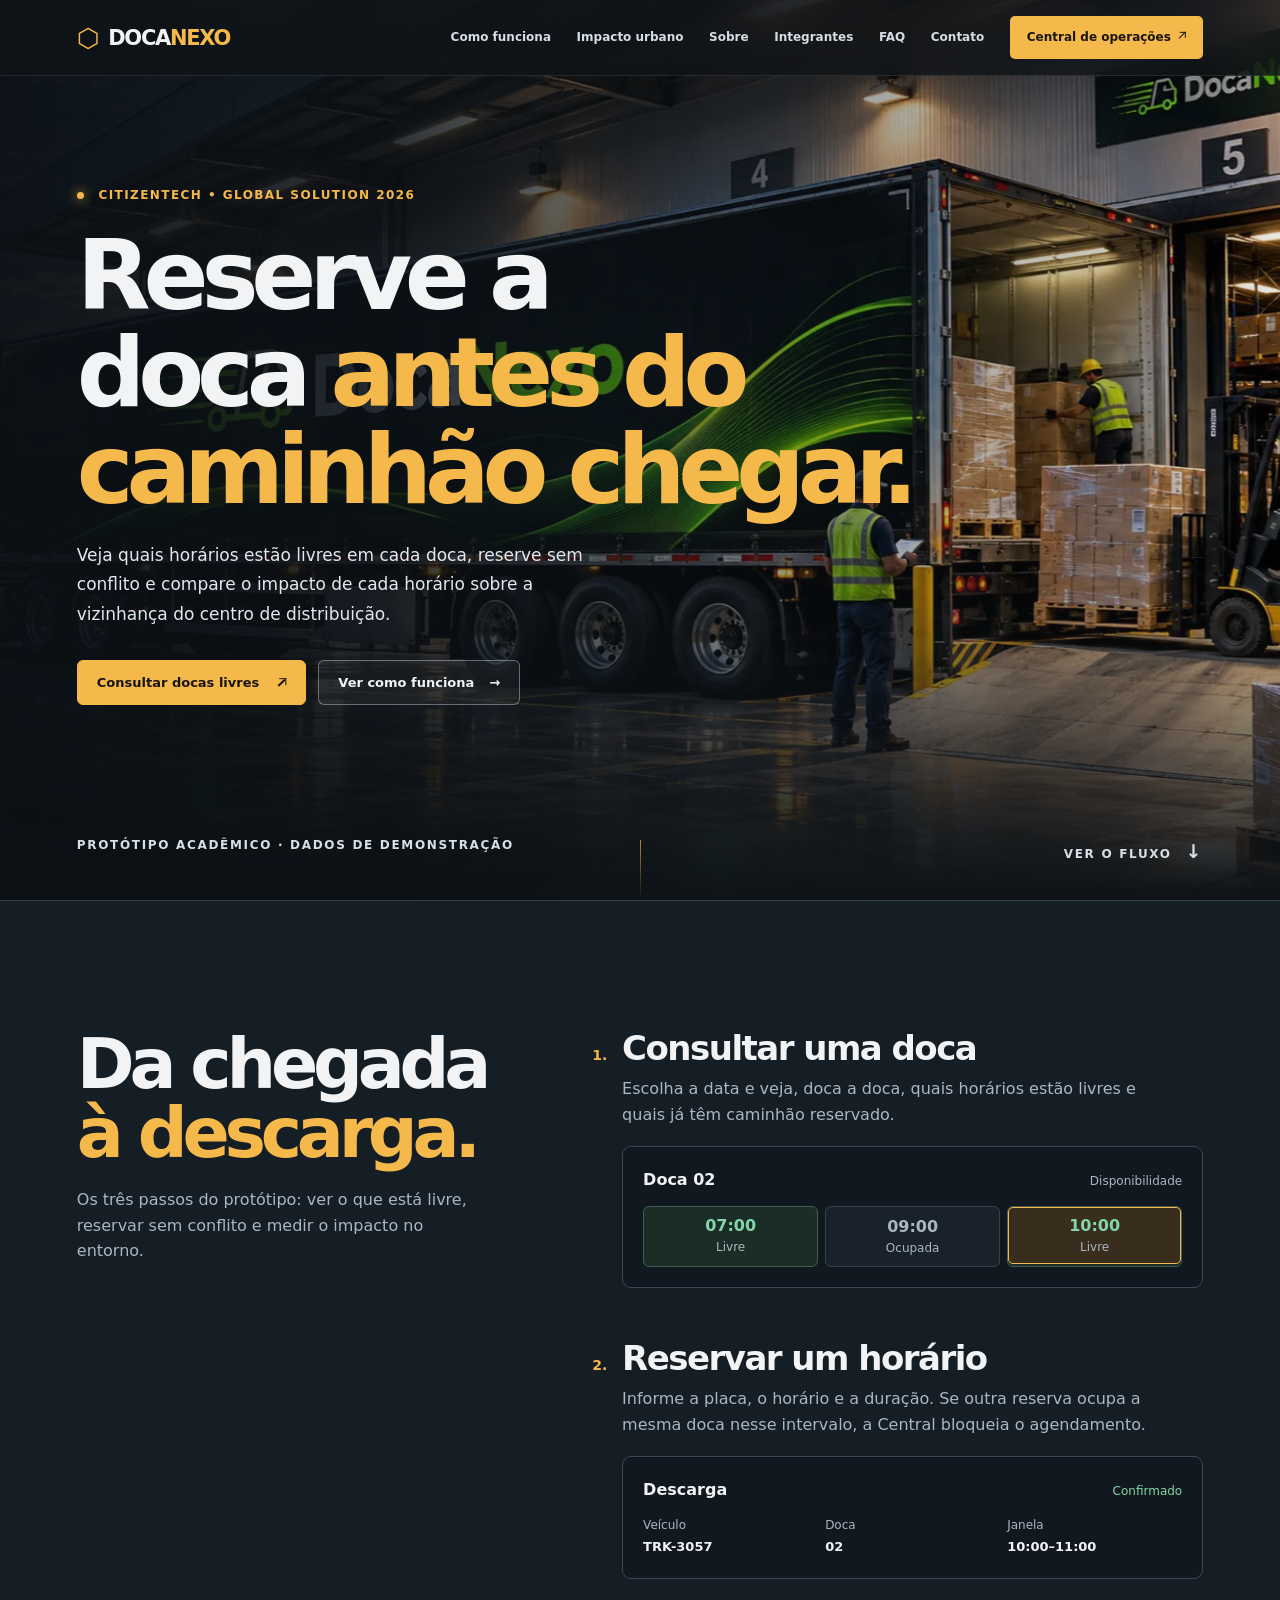
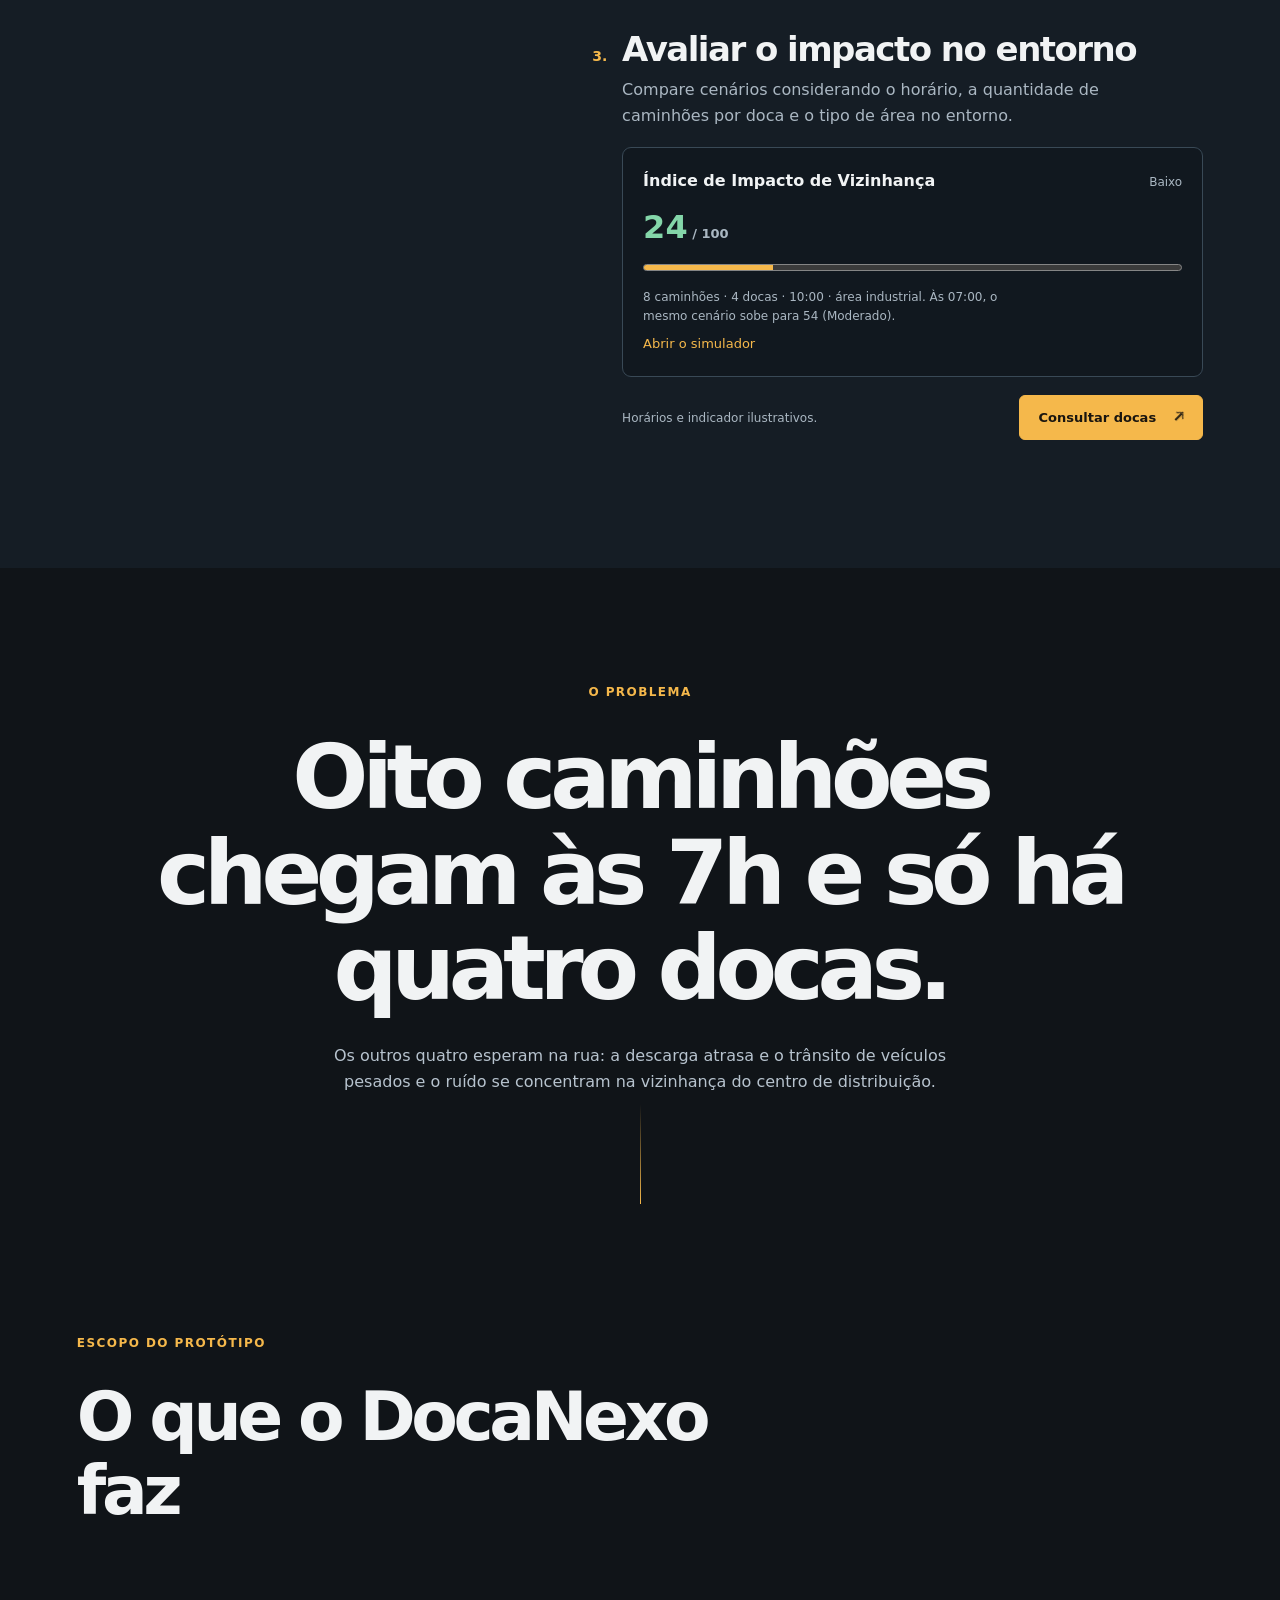
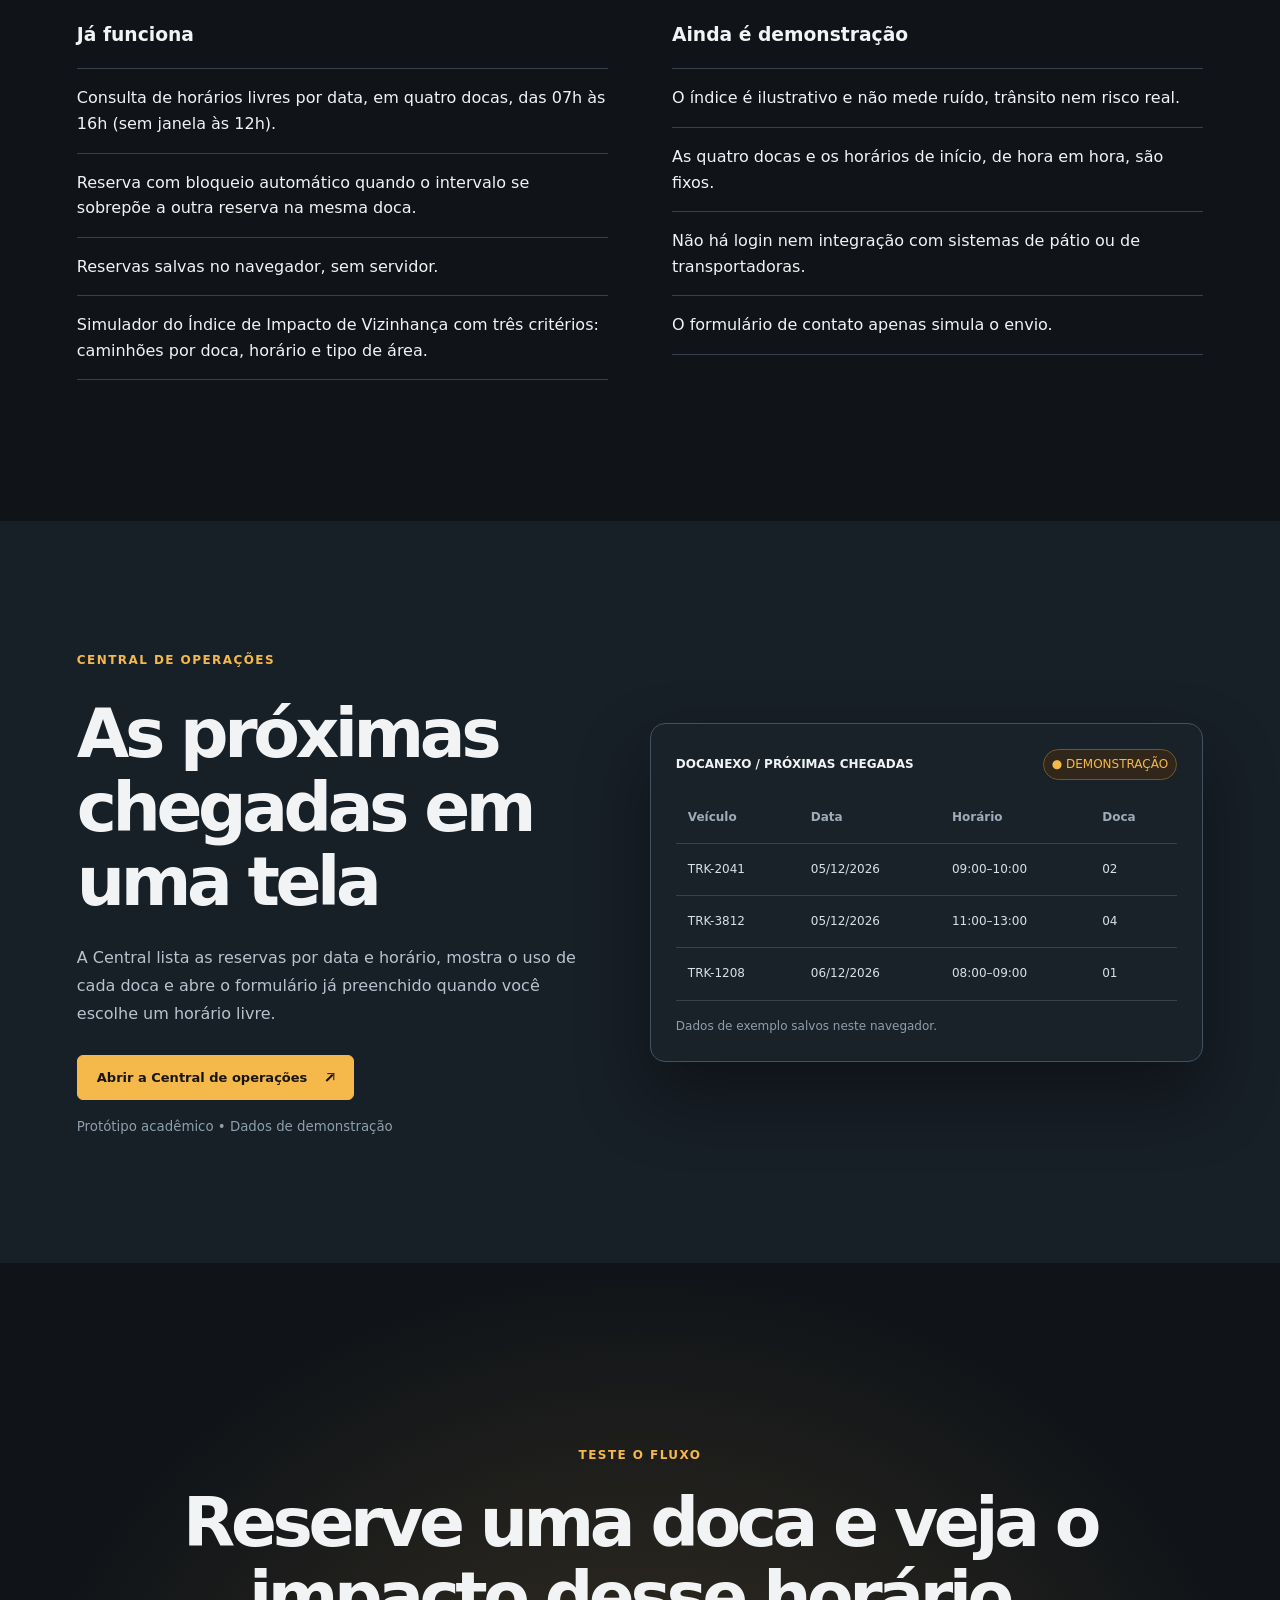
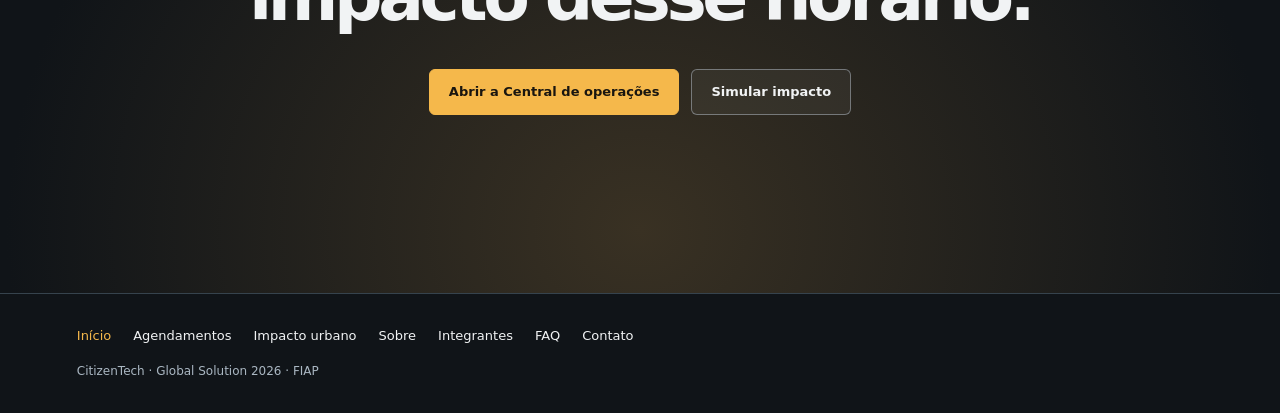
<file: index.html>
<!doctype html>
<html lang="pt-BR"><head><meta charset="utf-8"><meta name="viewport" content="width=device-width,initial-scale=1"><meta name="theme-color" content="#101418"><meta name="description" content="Protótipo acadêmico que organiza a chegada de caminhões por doca e horário, bloqueia reservas sobrepostas e compara o impacto de cada cenário na vizinhança."><title>DocaNexo — Agendamento de docas e impacto na vizinhança</title><script src="js/intro.js"></script><link rel="stylesheet" href="css/style.css"><link rel="stylesheet" href="css/page-transition.css"><script src="js/main.js" defer></script><script src="js/agenda-dados.js" defer></script><script src="js/impacto-calculo.js" defer></script><script src="js/home-demo.js" defer></script></head>
<body class="page-home">
<a class="skip-link" href="#conteudo">Ir para o conteúdo</a>
<div class="intro" id="intro" aria-hidden="true"><div class="intro-brand"><span class="logo-symbol">⬡</span><span>DOCA<strong>NEXO</strong></span></div><span class="intro-bar"></span><small>AGENDAMENTO DE DOCAS · IMPACTO NA VIZINHANÇA</small></div>
<header class="site-header" id="header"><a class="brand" href="index.html" aria-label="DocaNexo — início"><span class="logo-symbol">⬡</span> DOCA<strong>NEXO</strong></a><button type="button" class="menu-toggle" id="menuToggle" aria-controls="nav" aria-expanded="false" aria-label="Abrir menu"><span></span><span></span><span></span></button><nav class="site-nav" id="nav" aria-label="Principal"><a href="#fluxo">Como funciona</a><a href="impacto.html">Impacto urbano</a><a href="sobre.html">Sobre</a><a href="integrantes.html">Integrantes</a><a href="faq.html">FAQ</a><a href="contato.html">Contato</a><a class="nav-cta" href="agendamentos.html">Central de operações <span class="arrow-up-right" aria-hidden="true"></span></a></nav><span class="page-transition-line" aria-hidden="true"></span></header>
<main id="conteudo">
<section class="hero" id="inicio" aria-labelledby="hero-title"><div class="hero-media" aria-hidden="true"><picture><source srcset="assets/carreta-docanexo.webp" type="image/webp"><img src="assets/carreta-docanexo.png" alt="" width="1672" height="941" decoding="async" fetchpriority="high"></picture></div><div class="hero-shade" aria-hidden="true"></div><div class="hero-content wrap"><div class="section-kicker"><span class="tiny-dot"></span> CITIZENTECH • GLOBAL SOLUTION 2026</div><h1 id="hero-title">Reserve a doca <em>antes do caminhão chegar.</em></h1><p>Veja quais horários estão livres em cada doca, reserve sem conflito e compare o impacto de cada horário sobre a vizinhança do centro de distribuição.</p><div class="actions"><a href="agendamentos.html?view=docas" class="button button-primary">Consultar docas livres <span class="arrow-up-right" aria-hidden="true"></span></a><a href="#fluxo" class="button button-glass">Ver como funciona <span aria-hidden="true">→</span></a></div></div><div class="hero-foot wrap"><span>PROTÓTIPO ACADÊMICO · DADOS DE DEMONSTRAÇÃO</span><a href="#fluxo">VER O FLUXO <span class="down-arrow" aria-hidden="true">↓</span></a></div><div class="hero-scroll-line" aria-hidden="true"></div></section>
<section class="journey" id="fluxo" aria-labelledby="journey-title">
  <div class="wrap journey-layout">
    <header class="journey-heading">
      <h2 id="journey-title">Da chegada <em>à descarga.</em></h2>
      <p>Os três passos do protótipo: ver o que está livre, reservar sem conflito e medir o impacto no entorno.</p>
    </header>
    <div>
      <ol class="journey-steps">
        <li class="journey-step">
          <article class="journey-card reveal">
            <h3>Consultar uma doca</h3>
            <p>Escolha a data e veja, doca a doca, quais horários estão livres e quais já têm caminhão reservado.</p>
            <div class="journey-preview">
              <div class="journey-preview-title"><strong>Doca 02</strong><span>Disponibilidade</span></div>
              <ul class="journey-slots">
                <li><button type="button" data-demo-time="07:00" aria-pressed="false"><strong>07:00</strong><span>Livre</span></button></li>
                <li class="journey-slot-occupied"><strong>09:00</strong><span>Ocupada</span></li>
                <li><button type="button" data-demo-time="10:00" aria-pressed="true"><strong>10:00</strong><span>Livre</span></button></li>
              </ul>
            </div>
          </article>
        </li>
        <li class="journey-step">
          <article class="journey-card reveal">
            <h3>Reservar um horário</h3>
            <p>Informe a placa, o horário e a duração. Se outra reserva ocupa a mesma doca nesse intervalo, a Central bloqueia o agendamento.</p>
            <div class="journey-preview">
              <div class="journey-preview-title"><strong>Descarga</strong><span class="journey-confirmed">Confirmado</span></div>
              <dl class="journey-details">
                <div><dt>Veículo</dt><dd>TRK-3057</dd></div>
                <div><dt>Doca</dt><dd>02</dd></div>
                <div><dt>Janela</dt><dd id="journey-window">10:00–11:00</dd></div>
              </dl>
            </div>
          </article>
        </li>
        <li class="journey-step">
          <article class="journey-card reveal">
            <h3>Avaliar o impacto no entorno</h3>
            <p>Compare cenários considerando o horário, a quantidade de caminhões por doca e o tipo de área no entorno.</p>
            <div class="journey-preview">
              <div class="journey-preview-title"><strong>Índice de Impacto de Vizinhança</strong><span id="journey-level">Baixo</span></div>
              <strong class="journey-score"><span id="journey-score">24</span><small> / 100</small></strong>
              <meter class="journey-meter" min="0" max="100" value="24" aria-label="Índice de Impacto de Vizinhança no exemplo">24 de 100</meter>
              <p class="journey-note">8 caminhões · 4 docas · <span id="journey-time">10:00</span> · área industrial. <span id="journey-comparison">Às 07:00, o mesmo cenário sobe para 54 (Moderado).</span></p>
              <a class="journey-link" href="impacto.html">Abrir o simulador</a>
            </div>
          </article>
        </li>
      </ol>
      <div class="journey-actions">
        <small>Horários e indicador ilustrativos.</small>
        <a href="agendamentos.html?view=docas" class="button button-primary">Consultar docas <span class="arrow-up-right" aria-hidden="true"></span></a>
      </div>
    </div>
  </div>
</section>
<section class="manifesto scroll-stage" id="conceito" aria-labelledby="manifesto-title"><div class="manifesto-inner wrap"><span class="section-kicker scroll-fade">O PROBLEMA</span><h2 id="manifesto-title" class="manifesto-title" data-split>Oito caminhões chegam às 7h e só há quatro docas.</h2><p class="scroll-fade">Os outros quatro esperam na rua: a descarga atrasa e o trânsito de veículos pesados e o ruído se concentram na vizinhança do centro de distribuição.</p></div><div class="manifesto-line" aria-hidden="true"></div></section>
<section class="solution section" id="solucao"><div class="wrap"><div class="section-heading reveal"><div><span class="section-kicker">ESCOPO DO PROTÓTIPO</span><h2>O que o DocaNexo faz</h2></div></div><div class="scope-grid reveal">
<section><h3>Já funciona</h3><ul><li>Consulta de horários livres por data, em quatro docas, das 07h às 16h (sem janela às 12h).</li><li>Reserva com bloqueio automático quando o intervalo se sobrepõe a outra reserva na mesma doca.</li><li>Reservas salvas no navegador, sem servidor.</li><li>Simulador do Índice de Impacto de Vizinhança com três critérios: caminhões por doca, horário e tipo de área.</li></ul></section>
<section><h3>Ainda é demonstração</h3><ul><li>O índice é ilustrativo e não mede ruído, trânsito nem risco real.</li><li>As quatro docas e os horários de início, de hora em hora, são fixos.</li><li>Não há login nem integração com sistemas de pátio ou de transportadoras.</li><li>O formulário de contato apenas simula o envio.</li></ul></section></div></div></section>
<section class="platform-teaser section" id="visao"><div class="wrap teaser-grid"><div class="teaser-copy reveal"><span class="section-kicker">CENTRAL DE OPERAÇÕES</span><h2>As próximas chegadas em uma tela</h2><p>A Central lista as reservas por data e horário, mostra o uso de cada doca e abre o formulário já preenchido quando você escolhe um horário livre.</p><a href="agendamentos.html" class="button button-primary">Abrir a Central de operações <span class="arrow-up-right" aria-hidden="true"></span></a><small>Protótipo acadêmico • Dados de demonstração</small></div><div class="dashboard-mock reveal"><div class="mock-header"><strong>DOCANEXO / PRÓXIMAS CHEGADAS</strong><span class="online-pill">● DEMONSTRAÇÃO</span></div><div class="table-scroll" tabindex="0" role="region" aria-label="Reservas de exemplo"><table><thead><tr><th scope="col">Veículo</th><th scope="col">Data</th><th scope="col">Horário</th><th scope="col">Doca</th></tr></thead><tbody id="home-bookings"><tr><td colspan="4">Abra a Central para consultar as reservas.</td></tr></tbody></table></div><div class="mock-bottom">Dados de exemplo salvos neste navegador.</div></div></div></section>
<section class="closing scroll-stage"><div class="wrap closing-inner reveal"><span class="section-kicker">TESTE O FLUXO</span><h2>Reserve uma doca e veja o impacto desse horário.</h2><div class="closing-actions"><a class="button button-primary" href="agendamentos.html">Abrir a Central de operações</a><a class="button button-outline" href="impacto.html">Simular impacto</a></div></div></section>
</main><footer class="site-footer project-footer"><div class="wrap"><nav class="project-nav" aria-label="Páginas do DocaNexo"><a href="index.html" aria-current="page">Início</a><a href="agendamentos.html">Agendamentos</a><a href="impacto.html">Impacto urbano</a><a href="sobre.html">Sobre</a><a href="integrantes.html">Integrantes</a><a href="faq.html">FAQ</a><a href="contato.html">Contato</a></nav><p>CitizenTech · Global Solution 2026 · FIAP</p></div></footer>
</body></html>
</file>
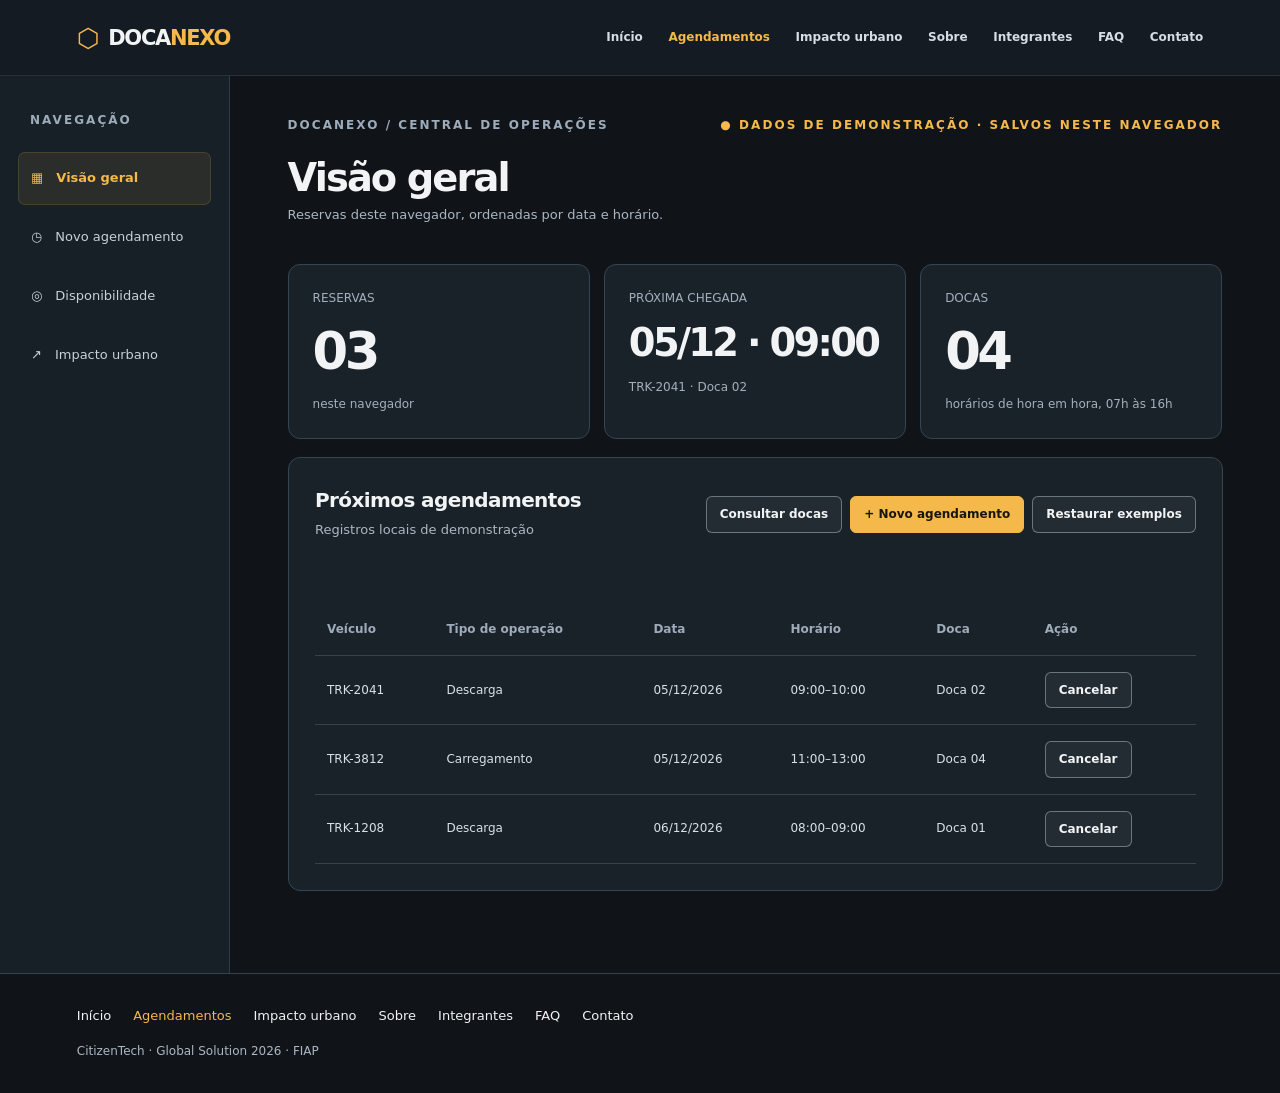
<file: agendamentos.html>
<!doctype html><html lang="pt-BR"><head><meta charset="utf-8"><meta name="viewport" content="width=device-width,initial-scale=1"><meta name="theme-color" content="#101418"><meta name="description" content="Painel demonstrativo de agendamento de docas e análise de impacto urbano do DocaNexo."><title>Central de operações — DocaNexo</title><link rel="stylesheet" href="css/style.css"><link rel="stylesheet" href="css/page-transition.css"><script src="js/main.js" defer></script><script src="js/agenda-dados.js" defer></script><script src="js/operacoes.js" defer></script><script src="js/docas.js" defer></script></head><body class="page-operations"><a href="#principal" class="skip-link">Ir ao conteúdo</a><header class="site-header" id="header">
    <a class="brand" href="index.html" aria-label="DocaNexo — início"><span class="logo-symbol" aria-hidden="true">⬡</span> DOCA<strong>NEXO</strong></a>
    <button type="button" class="menu-toggle" id="menuToggle" aria-controls="nav" aria-expanded="false" aria-label="Abrir menu"><span></span><span></span><span></span></button>
    <nav class="site-nav project-nav" id="nav" aria-label="Páginas do DocaNexo"><a href="index.html">Início</a><a href="agendamentos.html" aria-current="page">Agendamentos</a><a href="impacto.html">Impacto urbano</a><a href="sobre.html">Sobre</a><a href="integrantes.html">Integrantes</a><a href="faq.html">FAQ</a><a href="contato.html">Contato</a></nav>
  <span class="page-transition-line" aria-hidden="true"></span></header><div class="ops-shell"><aside class="ops-sidebar" aria-label="Áreas operacionais"><div class="side-eyebrow">NAVEGAÇÃO</div><button class="side-link active" data-view="dashboard" aria-current="page">▦ <span>Visão geral</span></button><button class="side-link" data-view="agenda">◷ <span>Novo agendamento</span></button><button class="side-link" data-view="docas">◎ <span>Disponibilidade</span></button><a class="side-link side-impact" href="impacto.html">↗ <span>Impacto urbano</span></a></aside><main id="principal" class="ops-main"><div class="ops-topline"><span>DOCANEXO / CENTRAL DE OPERAÇÕES</span><span class="demo-dot">● DADOS DE DEMONSTRAÇÃO · SALVOS NESTE NAVEGADOR</span></div><header class="ops-title"><div><h1 id="viewTitle">Visão geral</h1><p id="viewSubtitle">Reservas deste navegador, ordenadas por data e horário.</p></div></header>
<section class="ops-view active" id="view-dashboard" aria-label="Visão geral"><div class="summary-grid"><article class="summary-card"><span>RESERVAS</span><strong id="totalBookings">0</strong><small>neste navegador</small></article><article class="summary-card"><span>PRÓXIMA CHEGADA</span><strong id="nextArrival">—</strong><small id="nextArrivalDetail">nenhuma reserva futura</small></article><article class="summary-card"><span>DOCAS</span><strong>04</strong><small>horários de hora em hora, 07h às 16h</small></article></div><div class="ops-card table-card"><div class="panel-heading"><div><h2>Próximos agendamentos</h2><p>Registros locais de demonstração</p></div><div class="ops-actions"><a class="button button-outline button-small" href="agendamentos.html?view=docas">Consultar docas</a><button class="button button-primary button-small" data-go="agenda">+ Novo agendamento</button><button type="button" class="button button-outline button-small" id="restoreExamples">Restaurar exemplos</button></div></div><p id="bookings-status" class="feedback" role="status"></p><p class="table-hint" id="bookings-hint">Deslize a tabela para ver todas as colunas.</p><div class="table-scroll" role="region" aria-label="Próximos agendamentos" aria-describedby="bookings-hint" tabindex="0"><table><thead><tr><th>Veículo</th><th>Tipo de operação</th><th>Data</th><th>Horário</th><th>Doca</th><th>Ação</th></tr></thead><tbody id="bookingsRows"></tbody></table></div><p id="emptyBookings" class="empty-state" hidden>Nenhuma reserva registrada. Use “Novo agendamento” ou restaure os exemplos.</p></div></section>
<section class="ops-view" id="view-agenda" aria-label="Agendamentos"><div class="ops-card"><div class="panel-heading"><div><h2>Agendar chegada</h2><p>Preencha os dados do veículo e escolha uma janela disponível.</p></div></div><form id="bookingForm" novalidate><div class="form-grid"><label>Placa ou código do caminhão <input id="vehicleCode" name="vehicleCode" maxlength="12" required placeholder="Ex.: ABC1D23 ou TRK-2041" autocomplete="off"></label><label>Operação <select id="operationType" name="operationType"><option value="Descarga">Descarga</option><option value="Carregamento">Carregamento</option></select></label><label>Data <input id="bookingDate" name="bookingDate" type="date" required></label><label>Horário de chegada <select id="bookingTime" name="bookingTime"><option>07:00</option><option>08:00</option><option>09:00</option><option>10:00</option><option>11:00</option><option>13:00</option><option>14:00</option><option>15:00</option><option>16:00</option></select></label><label>Doca <select id="bookingDock" name="bookingDock"><option value="01">Doca 01</option><option value="02">Doca 02</option><option value="03">Doca 03</option><option value="04">Doca 04</option></select></label><label>Duração estimada <select id="bookingDuration" name="bookingDuration"><option value="60">60 minutos</option><option value="120">120 minutos</option><option value="180">180 minutos</option></select></label></div><div class="form-bottom"><button type="submit" class="button button-primary">Confirmar agendamento</button><button type="reset" class="button button-outline">Limpar</button></div><p id="bookingFeedback" class="feedback" role="status" aria-live="polite"></p></form></div><div class="ops-info">Regra de conflito: uma doca não aceita duas reservas cujos intervalos se sobrepõem na mesma data. Para testar, tente reservar um horário que aparece como ocupado em Disponibilidade.</div></section>
<section class="ops-view" id="view-docas" aria-label="Disponibilidade de docas"><section class="ops-card" aria-label="Filtros de disponibilidade">
      <div class="form-grid dock-filters">
        <label for="dock-date">Data <input type="date" id="dock-date" required></label>
        <label for="dock-filter">Doca
          <select id="dock-filter">
            <option value="">Todas as docas</option>
            <option value="01">Doca 01</option>
            <option value="02">Doca 02</option>
            <option value="03">Doca 03</option>
            <option value="04">Doca 04</option>
          </select>
        </label>
      </div>
    </section>
    <p class="dock-summary" id="dock-summary" role="status"></p>
    <div class="dock-grid" id="dock-grid"></div>
    <noscript><p class="ops-info">Ative o JavaScript para consultar os horários disponíveis.</p></noscript>
    <p class="ops-info">Toque em um horário livre para abrir o agendamento já preenchido. Não há janela às 12h.</p>
  </section>
</main></div><footer class="site-footer project-footer"><div class="wrap"><nav class="project-nav" aria-label="Páginas do DocaNexo"><a href="index.html">Início</a><a href="agendamentos.html" aria-current="page">Agendamentos</a><a href="impacto.html">Impacto urbano</a><a href="sobre.html">Sobre</a><a href="integrantes.html">Integrantes</a><a href="faq.html">FAQ</a><a href="contato.html">Contato</a></nav><p>CitizenTech · Global Solution 2026 · FIAP</p></div></footer></body></html>
</file>
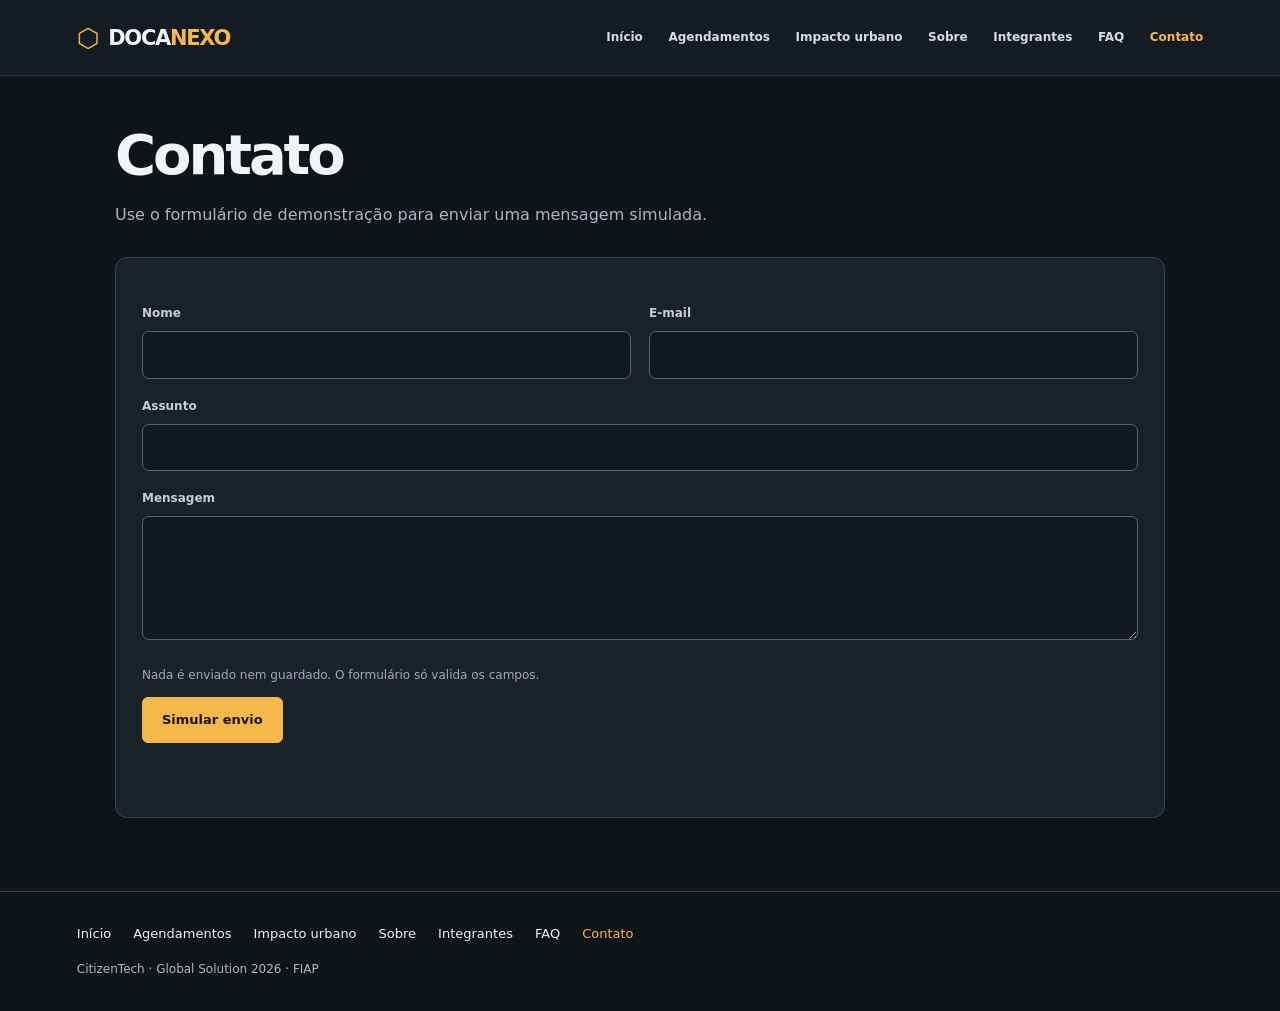
<file: contato.html>
<!doctype html>
<html lang="pt-BR">
<head>
  <meta charset="utf-8">
  <meta name="viewport" content="width=device-width, initial-scale=1">
  <meta name="theme-color" content="#101418">
  <title>Contato — DocaNexo</title>
  <meta name="description" content="Use o formulário de demonstração para enviar uma mensagem simulada.">
  <link rel="stylesheet" href="css/style.css"><link rel="stylesheet" href="css/page-transition.css">
  <script src="js/main.js" defer></script><script src="js/contato.js" defer></script>
</head>
<body class="page-operations project-page">
  <a class="skip-link" href="#principal">Ir para o conteúdo</a>
  <header class="site-header" id="header">
    <a class="brand" href="index.html" aria-label="DocaNexo — início"><span class="logo-symbol" aria-hidden="true">⬡</span> DOCA<strong>NEXO</strong></a>
    <button type="button" class="menu-toggle" id="menuToggle" aria-controls="nav" aria-expanded="false" aria-label="Abrir menu"><span></span><span></span><span></span></button>
    <nav class="site-nav project-nav" id="nav" aria-label="Páginas do DocaNexo"><a href="index.html">Início</a><a href="agendamentos.html">Agendamentos</a><a href="impacto.html">Impacto urbano</a><a href="sobre.html">Sobre</a><a href="integrantes.html">Integrantes</a><a href="faq.html">FAQ</a><a href="contato.html" aria-current="page">Contato</a></nav>
  <span class="page-transition-line" aria-hidden="true"></span></header>
  <main class="wrap project-main" id="principal">
    <header class="project-heading">
      <h1>Contato</h1>
      <p>Use o formulário de demonstração para enviar uma mensagem simulada.</p>
    </header>
    <section class="ops-card contact-card" aria-label="Formulário de contato">
      <form id="contact-form" novalidate>
        <div class="form-grid">
          <label for="contact-name">Nome <input id="contact-name" name="name" autocomplete="name" required maxlength="100"></label>
          <label for="contact-email">E-mail <input id="contact-email" name="email" type="email" autocomplete="email" required maxlength="150"></label>
          <label class="contact-wide" for="contact-subject">Assunto <input id="contact-subject" name="subject" required maxlength="120"></label>
          <label class="contact-wide" for="contact-message">Mensagem <textarea id="contact-message" name="message" rows="5" required maxlength="2000"></textarea></label>
        </div>
        <p class="ops-info">Nada é enviado nem guardado. O formulário só valida os campos.</p>
        <div class="form-bottom"><button type="submit" class="button button-primary">Simular envio</button></div>
        <p id="contact-feedback" class="feedback" role="status"></p>
      </form>
    </section>
  </main>
  <footer class="site-footer project-footer"><div class="wrap"><nav class="project-nav" aria-label="Páginas do DocaNexo"><a href="index.html">Início</a><a href="agendamentos.html">Agendamentos</a><a href="impacto.html">Impacto urbano</a><a href="sobre.html">Sobre</a><a href="integrantes.html">Integrantes</a><a href="faq.html">FAQ</a><a href="contato.html" aria-current="page">Contato</a></nav><p>CitizenTech · Global Solution 2026 · FIAP</p></div></footer>
</body>
</html>
</file>
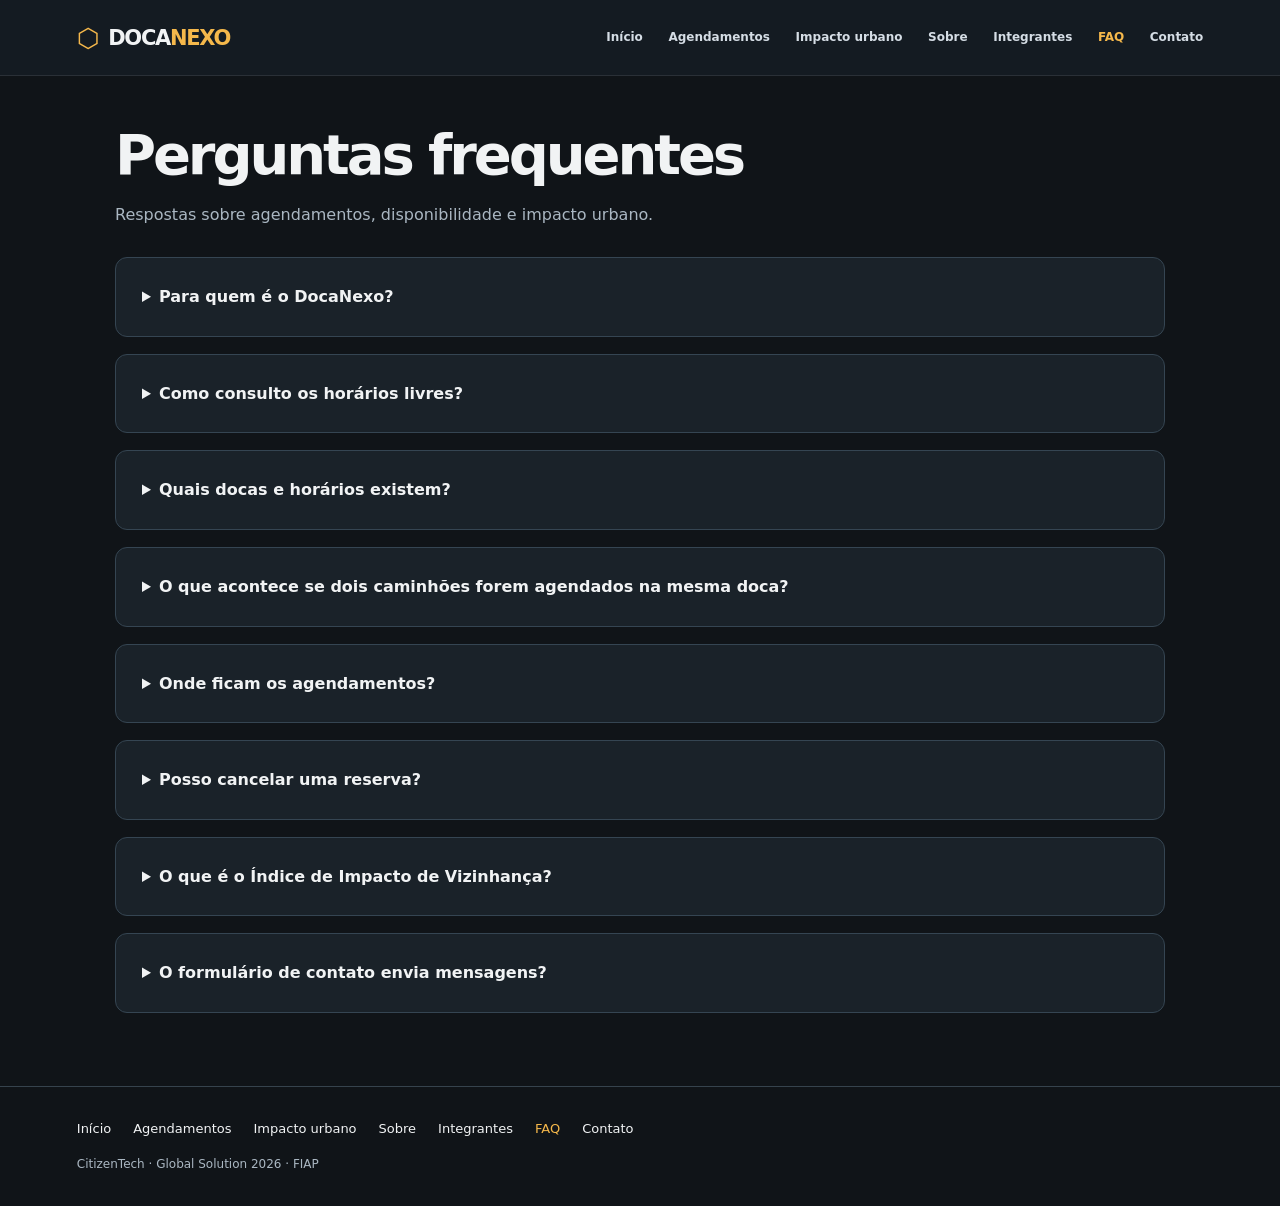
<file: faq.html>
<!doctype html>
<html lang="pt-BR">
<head>
  <meta charset="utf-8">
  <meta name="viewport" content="width=device-width, initial-scale=1">
  <meta name="theme-color" content="#101418">
  <title>Perguntas frequentes — DocaNexo</title>
  <meta name="description" content="Respostas sobre agendamentos, disponibilidade e impacto urbano.">
  <link rel="stylesheet" href="css/style.css"><link rel="stylesheet" href="css/page-transition.css">
  <script src="js/main.js" defer></script>
</head>
<body class="page-operations project-page">
  <a class="skip-link" href="#principal">Ir para o conteúdo</a>
  <header class="site-header" id="header">
    <a class="brand" href="index.html" aria-label="DocaNexo — início"><span class="logo-symbol" aria-hidden="true">⬡</span> DOCA<strong>NEXO</strong></a>
    <button type="button" class="menu-toggle" id="menuToggle" aria-controls="nav" aria-expanded="false" aria-label="Abrir menu"><span></span><span></span><span></span></button>
    <nav class="site-nav project-nav" id="nav" aria-label="Páginas do DocaNexo"><a href="index.html">Início</a><a href="agendamentos.html">Agendamentos</a><a href="impacto.html">Impacto urbano</a><a href="sobre.html">Sobre</a><a href="integrantes.html">Integrantes</a><a href="faq.html" aria-current="page">FAQ</a><a href="contato.html">Contato</a></nav>
  <span class="page-transition-line" aria-hidden="true"></span></header>
  <main class="wrap project-main" id="principal">
    <header class="project-heading">
      <h1>Perguntas frequentes</h1>
      <p>Respostas sobre agendamentos, disponibilidade e impacto urbano.</p>
    </header>
    <section class="faq-list" aria-label="Perguntas e respostas"><details class="ops-card"><summary>Para quem é o DocaNexo?</summary><p>A solução foi pensada para equipes que planejam a chegada de caminhões em centros de distribuição e precisam conciliar a ocupação das docas com a rotina da vizinhança.</p></details>
<details class="ops-card"><summary>Como consulto os horários livres?</summary><p>Na página <a href="agendamentos.html?view=docas">Disponibilidade de docas</a>, filtre por data e doca. Os horários exibidos consideram janelas de 60 minutos.</p></details>
<details class="ops-card"><summary>Quais docas e horários existem?</summary><p>São quatro docas (01 a 04), com início de hora em hora às 07h, 08h, 09h, 10h, 11h, 13h, 14h, 15h e 16h. Não há janela às 12h.</p></details>
<details class="ops-card"><summary>O que acontece se dois caminhões forem agendados na mesma doca?</summary><p>Se as janelas se sobrepuserem na mesma data e doca, a Central bloqueia o segundo agendamento e pede que você escolha outro horário ou outra doca.</p></details>
<details class="ops-card"><summary>Onde ficam os agendamentos?</summary><p>Os registros de demonstração ficam no armazenamento local do navegador. Eles são consultados no mesmo navegador e perfil em que foram cadastrados.</p></details>
<details class="ops-card"><summary>Posso cancelar uma reserva?</summary><p>Sim. Na Visão geral, use “Cancelar” na linha da reserva. “Restaurar exemplos” volta aos dados iniciais.</p></details>
<details class="ops-card"><summary>O que é o Índice de Impacto de Vizinhança?</summary><p>É um <a href="impacto.html">indicador</a> ilustrativo de 0 a 100 que soma a pressão sobre as docas (caminhões ÷ docas), o horário e o tipo de área. Serve para comparar cenários no protótipo e não mede ruído nem trânsito reais.</p></details>
<details class="ops-card"><summary>O formulário de contato envia mensagens?</summary><p>O <a href="contato.html">formulário</a> valida os campos e confirma a simulação na tela. Esta versão acadêmica não envia mensagens para um servidor.</p></details></section>
  </main>
  <footer class="site-footer project-footer"><div class="wrap"><nav class="project-nav" aria-label="Páginas do DocaNexo"><a href="index.html">Início</a><a href="agendamentos.html">Agendamentos</a><a href="impacto.html">Impacto urbano</a><a href="sobre.html">Sobre</a><a href="integrantes.html">Integrantes</a><a href="faq.html" aria-current="page">FAQ</a><a href="contato.html">Contato</a></nav><p>CitizenTech · Global Solution 2026 · FIAP</p></div></footer>
</body>
</html>
</file>
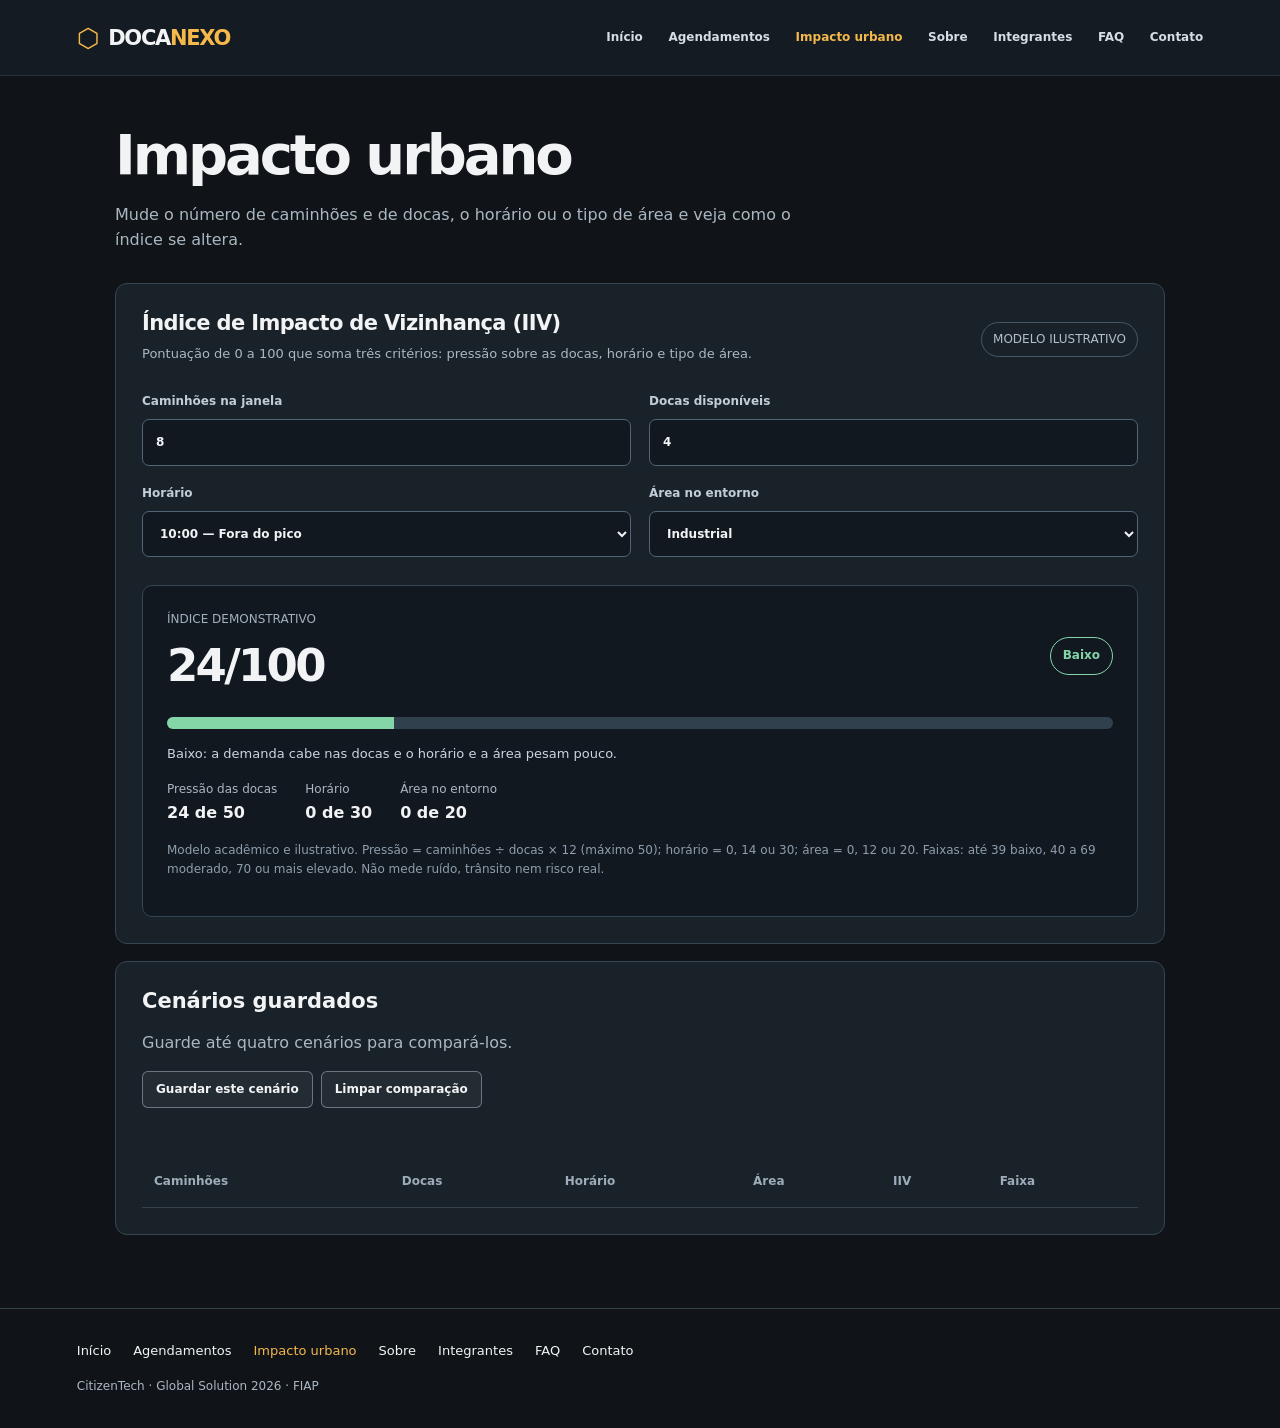
<file: impacto.html>
<!doctype html>
<html lang="pt-BR">
<head>
  <meta charset="utf-8">
  <meta name="viewport" content="width=device-width, initial-scale=1">
  <meta name="theme-color" content="#101418">
  <title>Impacto urbano — DocaNexo</title>
  <meta name="description" content="Compare cenários de atendimento com o Índice de Impacto de Vizinhança.">
  <link rel="stylesheet" href="css/style.css"><link rel="stylesheet" href="css/page-transition.css">
  <script src="js/main.js" defer></script><script src="js/impacto-calculo.js" defer></script><script src="js/impacto.js" defer></script>
</head>
<body class="page-operations project-page">
  <a class="skip-link" href="#principal">Ir para o conteúdo</a>
  <header class="site-header" id="header">
    <a class="brand" href="index.html" aria-label="DocaNexo — início"><span class="logo-symbol" aria-hidden="true">⬡</span> DOCA<strong>NEXO</strong></a>
    <button type="button" class="menu-toggle" id="menuToggle" aria-controls="nav" aria-expanded="false" aria-label="Abrir menu"><span></span><span></span><span></span></button>
    <nav class="site-nav project-nav" id="nav" aria-label="Páginas do DocaNexo"><a href="index.html">Início</a><a href="agendamentos.html">Agendamentos</a><a href="impacto.html" aria-current="page">Impacto urbano</a><a href="sobre.html">Sobre</a><a href="integrantes.html">Integrantes</a><a href="faq.html">FAQ</a><a href="contato.html">Contato</a></nav>
  <span class="page-transition-line" aria-hidden="true"></span></header>
  <main class="wrap project-main" id="principal">
    <header class="project-heading">
      <h1>Impacto urbano</h1>
      <p>Mude o número de caminhões e de docas, o horário ou o tipo de área e veja como o índice se altera.</p>
    </header>
    <section class="project-impact" aria-label="Simulador de impacto"><div class="ops-card"><div class="panel-heading"><div><h2>Índice de Impacto de Vizinhança (IIV)</h2><p>Pontuação de 0 a 100 que soma três critérios: pressão sobre as docas, horário e tipo de área.</p></div><span class="version-chip">MODELO ILUSTRATIVO</span></div><form id="impactForm"><div class="form-grid"><label>Caminhões na janela <input id="simTrucks" type="number" min="1" max="30" value="8" required></label><label>Docas disponíveis <input id="simDocks" type="number" min="1" max="12" value="4" required></label><label>Horário <select id="simTime"><option value="30">07:00 — Pico matinal</option><option value="0" selected>10:00 — Fora do pico</option><option value="14">17:00 — Pico vespertino</option></select></label><label>Área no entorno <select id="simArea"><option value="0">Industrial</option><option value="12">Residencial</option><option value="20">Próxima a escola/hospital</option></select></label></div></form><div class="impact-result" id="impactResult" aria-live="polite"><div class="impact-score-row"><div><small>ÍNDICE DEMONSTRATIVO</small><strong id="impactScore">—</strong></div><span class="impact-category" id="impactCategory">—</span></div><div class="impact-track"><div id="impactBar" class="impact-bar"></div></div><p id="impactMessage"></p><dl class="impact-breakdown" id="impactBreakdown"><div><dt>Pressão das docas</dt><dd id="impactPressure">—</dd></div><div><dt>Horário</dt><dd id="impactPeak">—</dd></div><div><dt>Área no entorno</dt><dd id="impactArea">—</dd></div></dl><p class="formula">Modelo acadêmico e ilustrativo. Pressão = caminhões ÷ docas × 12 (máximo 50); horário = 0, 14 ou 30; área = 0, 12 ou 20. Faixas: até 39 baixo, 40 a 69 moderado, 70 ou mais elevado. Não mede ruído, trânsito nem risco real.</p></div></div></section>
    <div class="ops-card impact-compare"><h2>Cenários guardados</h2><p>Guarde até quatro cenários para compará-los.</p><div class="ops-actions"><button type="button" class="button button-outline button-small" id="saveScenario">Guardar este cenário</button><button type="button" class="button button-outline button-small" id="clearScenarios">Limpar comparação</button></div><p id="scenario-status" class="feedback" role="status"></p><div class="table-scroll" tabindex="0" role="region" aria-label="Comparação de cenários"><table><thead><tr><th>Caminhões</th><th>Docas</th><th>Horário</th><th>Área</th><th>IIV</th><th>Faixa</th></tr></thead><tbody id="scenario-rows"></tbody></table></div></div>
  </main>
  <footer class="site-footer project-footer"><div class="wrap"><nav class="project-nav" aria-label="Páginas do DocaNexo"><a href="index.html">Início</a><a href="agendamentos.html">Agendamentos</a><a href="impacto.html" aria-current="page">Impacto urbano</a><a href="sobre.html">Sobre</a><a href="integrantes.html">Integrantes</a><a href="faq.html">FAQ</a><a href="contato.html">Contato</a></nav><p>CitizenTech · Global Solution 2026 · FIAP</p></div></footer>
</body>
</html>
</file>
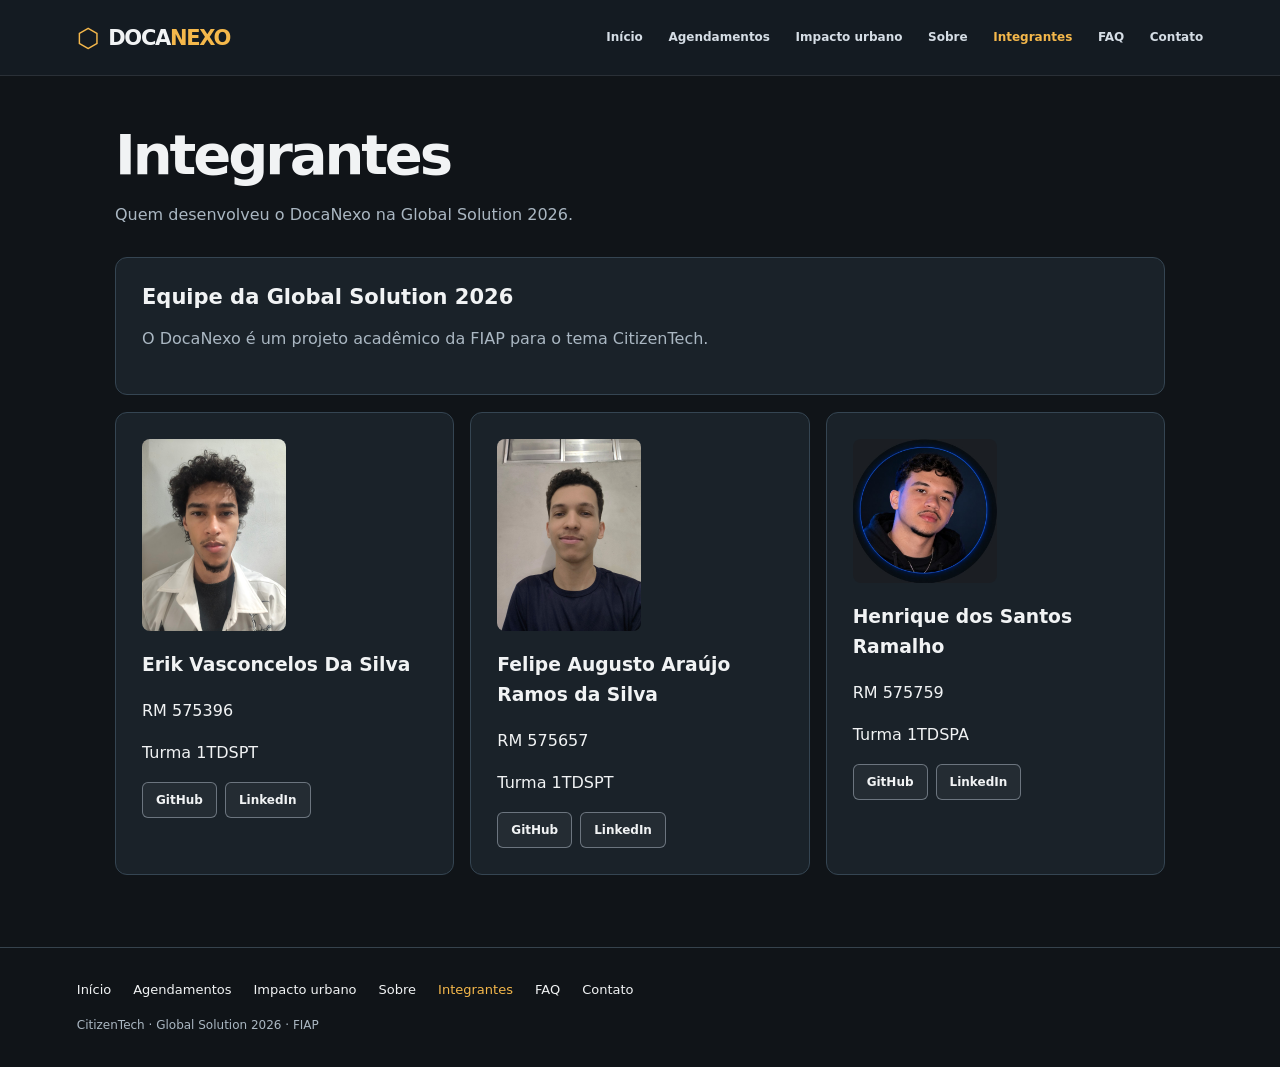
<file: integrantes.html>
<!doctype html>
<html lang="pt-BR">
<head>
  <meta charset="utf-8">
  <meta name="viewport" content="width=device-width, initial-scale=1">
  <meta name="theme-color" content="#101418">
  <title>Integrantes — DocaNexo</title>
  <meta name="description" content="Equipe da Global Solution 2026 responsável pelo DocaNexo.">
  <link rel="stylesheet" href="css/style.css"><link rel="stylesheet" href="css/page-transition.css">
  <script src="js/main.js" defer></script>
</head>
<body class="page-operations project-page">
  <a class="skip-link" href="#principal">Ir para o conteúdo</a>
  <header class="site-header" id="header">
    <a class="brand" href="index.html" aria-label="DocaNexo — início"><span class="logo-symbol" aria-hidden="true">⬡</span> DOCA<strong>NEXO</strong></a>
    <button type="button" class="menu-toggle" id="menuToggle" aria-controls="nav" aria-expanded="false" aria-label="Abrir menu"><span></span><span></span><span></span></button>
    <nav class="site-nav project-nav" id="nav" aria-label="Páginas do DocaNexo"><a href="index.html">Início</a><a href="agendamentos.html">Agendamentos</a><a href="impacto.html">Impacto urbano</a><a href="sobre.html">Sobre</a><a href="integrantes.html" aria-current="page">Integrantes</a><a href="faq.html">FAQ</a><a href="contato.html">Contato</a></nav>
  <span class="page-transition-line" aria-hidden="true"></span></header>
  <main class="wrap project-main" id="principal">
    <header class="project-heading">
      <h1>Integrantes</h1>
      <p>Quem desenvolveu o DocaNexo na Global Solution 2026.</p>
    </header>
    <section class="ops-card"><h2>Equipe da Global Solution 2026</h2><p>O DocaNexo é um projeto acadêmico da FIAP para o tema CitizenTech.</p></section>
    <ul class="team-grid" id="team-list">
      <li class="team-card">
        <img class="team-photo" src="assets/erik-vasconcelos.jpg" alt="Foto de Erik Vasconcelos Da Silva" width="1152" height="1536">
        <h3>Erik Vasconcelos Da Silva</h3>
        <p>RM 575396</p>
        <p>Turma 1TDSPT</p>
        <div class="ops-actions">
          <a class="button button-outline button-small" href="https://github.com/Xcodebyerik">GitHub</a>
          <a class="button button-outline button-small" href="https://www.linkedin.com/in/erik-vasconcelos-9bb074365/">LinkedIn</a>
        </div>
      </li>
      <li class="team-card">
        <img class="team-photo" src="assets/felipe-augusto.jpg" alt="Foto de Felipe Augusto Araújo Ramos da Silva" width="1152" height="1536">
        <h3>Felipe Augusto Araújo Ramos da Silva</h3>
        <p>RM 575657</p>
        <p>Turma 1TDSPT</p>
        <div class="ops-actions">
          <a class="button button-outline button-small" href="https://github.com/Felipeaards">GitHub</a>
          <a class="button button-outline button-small" href="https://www.linkedin.com/in/felipe-augusto-ara%C3%BAjo-ramos-da-silva-bb7223278/">LinkedIn</a>
        </div>
      </li>
      <li class="team-card">
        <div class="team-photo team-photo-frame">
          <img src="assets/henrique-ramalho.jpeg" alt="Foto de Henrique dos Santos Ramalho" width="709" height="1536">
        </div>
        <h3>Henrique dos Santos Ramalho</h3>
        <p>RM 575759</p>
        <p>Turma 1TDSPA</p>
        <div class="ops-actions">
          <a class="button button-outline button-small" href="https://github.com/henriqueramalho299">GitHub</a>
          <a class="button button-outline button-small" href="https://www.linkedin.com/in/henrique-ramalho-aa54752b0/">LinkedIn</a>
        </div>
      </li>
    </ul>
  </main>
  <footer class="site-footer project-footer"><div class="wrap"><nav class="project-nav" aria-label="Páginas do DocaNexo"><a href="index.html">Início</a><a href="agendamentos.html">Agendamentos</a><a href="impacto.html">Impacto urbano</a><a href="sobre.html">Sobre</a><a href="integrantes.html" aria-current="page">Integrantes</a><a href="faq.html">FAQ</a><a href="contato.html">Contato</a></nav><p>CitizenTech · Global Solution 2026 · FIAP</p></div></footer>
</body>
</html>
</file>
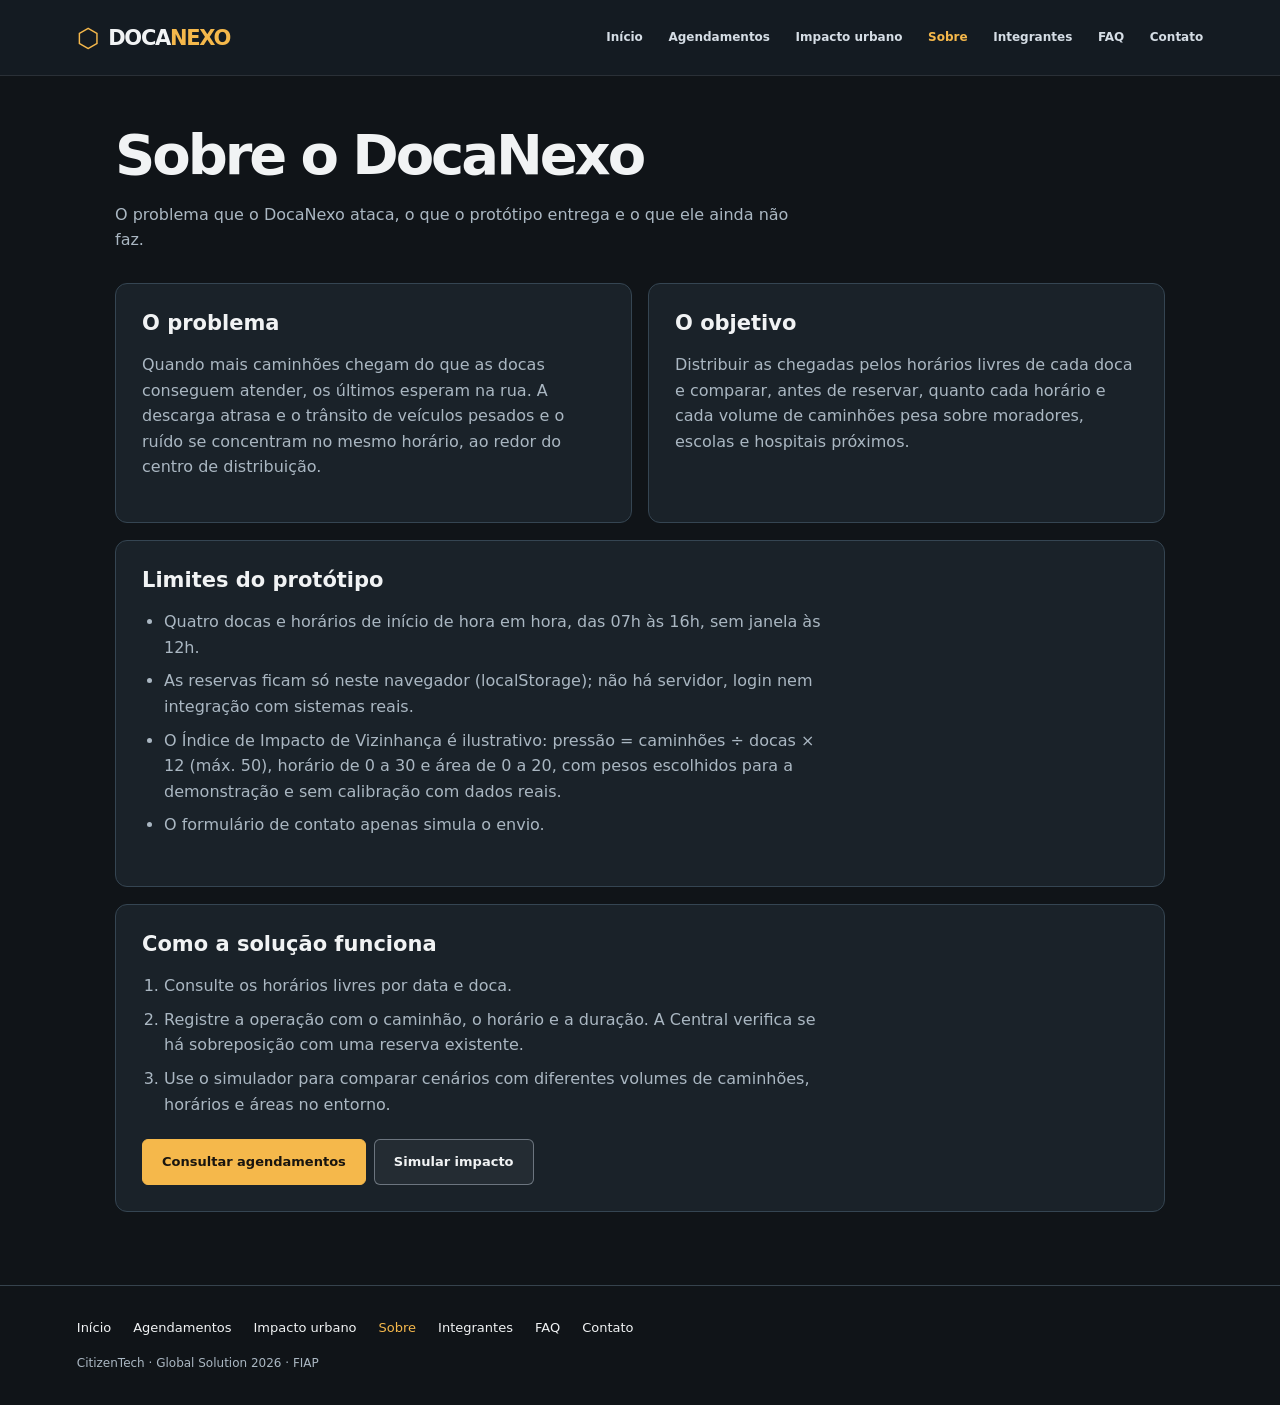
<file: sobre.html>
<!doctype html>
<html lang="pt-BR">
<head>
  <meta charset="utf-8">
  <meta name="viewport" content="width=device-width, initial-scale=1">
  <meta name="theme-color" content="#101418">
  <title>Sobre o projeto — DocaNexo</title>
  <meta name="description" content="Agendamento de docas para reduzir filas e considerar os efeitos da logística na cidade.">
  <link rel="stylesheet" href="css/style.css"><link rel="stylesheet" href="css/page-transition.css">
  <script src="js/main.js" defer></script>
</head>
<body class="page-operations project-page">
  <a class="skip-link" href="#principal">Ir para o conteúdo</a>
  <header class="site-header" id="header">
    <a class="brand" href="index.html" aria-label="DocaNexo — início"><span class="logo-symbol" aria-hidden="true">⬡</span> DOCA<strong>NEXO</strong></a>
    <button type="button" class="menu-toggle" id="menuToggle" aria-controls="nav" aria-expanded="false" aria-label="Abrir menu"><span></span><span></span><span></span></button>
    <nav class="site-nav project-nav" id="nav" aria-label="Páginas do DocaNexo"><a href="index.html">Início</a><a href="agendamentos.html">Agendamentos</a><a href="impacto.html">Impacto urbano</a><a href="sobre.html" aria-current="page">Sobre</a><a href="integrantes.html">Integrantes</a><a href="faq.html">FAQ</a><a href="contato.html">Contato</a></nav>
  <span class="page-transition-line" aria-hidden="true"></span></header>
  <main class="wrap project-main" id="principal">
    <header class="project-heading">
      <h1>Sobre o DocaNexo</h1>
      <p>O problema que o DocaNexo ataca, o que o protótipo entrega e o que ele ainda não faz.</p>
    </header>
    <div class="project-columns">
      <section class="ops-card"><h2>O problema</h2><p>Quando mais caminhões chegam do que as docas conseguem atender, os últimos esperam na rua. A descarga atrasa e o trânsito de veículos pesados e o ruído se concentram no mesmo horário, ao redor do centro de distribuição.</p></section>
      <section class="ops-card"><h2>O objetivo</h2><p>Distribuir as chegadas pelos horários livres de cada doca e comparar, antes de reservar, quanto cada horário e cada volume de caminhões pesa sobre moradores, escolas e hospitais próximos.</p></section>
    </div>
    <section class="ops-card"><h2>Limites do protótipo</h2><ul class="project-steps"><li>Quatro docas e horários de início de hora em hora, das 07h às 16h, sem janela às 12h.</li><li>As reservas ficam só neste navegador (localStorage); não há servidor, login nem integração com sistemas reais.</li><li>O Índice de Impacto de Vizinhança é ilustrativo: pressão = caminhões ÷ docas × 12 (máx. 50), horário de 0 a 30 e área de 0 a 20, com pesos escolhidos para a demonstração e sem calibração com dados reais.</li><li>O formulário de contato apenas simula o envio.</li></ul></section>
    <section class="ops-card"><h2>Como a solução funciona</h2>
      <ol class="project-steps">
        <li>Consulte os horários livres por data e doca.</li>
        <li>Registre a operação com o caminhão, o horário e a duração. A Central verifica se há sobreposição com uma reserva existente.</li>
        <li>Use o simulador para comparar cenários com diferentes volumes de caminhões, horários e áreas no entorno.</li>
      </ol>
      <div class="ops-actions"><a href="agendamentos.html" class="button button-primary">Consultar agendamentos</a><a href="impacto.html" class="button button-outline">Simular impacto</a></div>
    </section>
  </main>
  <footer class="site-footer project-footer"><div class="wrap"><nav class="project-nav" aria-label="Páginas do DocaNexo"><a href="index.html">Início</a><a href="agendamentos.html">Agendamentos</a><a href="impacto.html">Impacto urbano</a><a href="sobre.html" aria-current="page">Sobre</a><a href="integrantes.html">Integrantes</a><a href="faq.html">FAQ</a><a href="contato.html">Contato</a></nav><p>CitizenTech · Global Solution 2026 · FIAP</p></div></footer>
</body>
</html>
</file>
<file: css/style.css>
:root{--bg:#101418;--paper:#f1f3f4;--lime:#f5b84b;--surface:#1a2229;--surface2:#202a33;--line:#35424d;--muted:#aab7c2;--ease:cubic-bezier(.22,1,.36,1);color-scheme:dark}*{box-sizing:border-box}html{scroll-behavior:smooth;scroll-padding-top:76px}body{margin:0;background:var(--bg);color:#f1f3f4;font:400 16px/1.6 Inter,ui-sans-serif,system-ui,-apple-system,"Segoe UI",sans-serif}body.page-home{overflow-x:clip}a{color:inherit;text-decoration:none}button,input,select{font:inherit}button{cursor:pointer}button,a,input,select{outline-offset:4px}button:focus-visible,a:focus-visible,input:focus-visible,select:focus-visible{outline:2px solid var(--lime)}.wrap{width:min(1360px,88%);margin-inline:auto}.skip-link{position:absolute;top:-60px;left:20px;z-index:100;background:var(--lime);color:#19150f;padding:8px 16px;border-radius:5px}.skip-link:focus{top:12px}.logo-symbol,.brand strong,em{color:var(--lime)}em{font-style:normal}.site-header{height:76px;display:flex;align-items:center;justify-content:space-between;position:fixed;top:0;left:0;right:0;z-index:60;padding:0 6%;border-bottom:1px solid #ffffff18;background:#101418c7;backdrop-filter:blur(22px);transition:background .3s,border-color .3s}.site-header.scrolled{background:#12181eeb;border-color:#4b596677}.brand{font-size:21px;letter-spacing:-1.3px;font-weight:900;white-space:nowrap;line-height:1}.brand strong{font-weight:900}.logo-symbol{display:inline-block;font-size:26px;margin-right:4px;vertical-align:-2px}.site-nav{display:flex;gap:clamp(14px,2vw,30px);align-items:center}.site-nav a{white-space:nowrap;font-size:12px;color:#d5dde5;font-weight:600;transition:color .2s}.site-nav a:hover{color:var(--lime)}.site-nav .nav-cta{background:var(--lime);color:#19150f;padding:12px 17px;border-radius:5px;font-weight:850}.site-nav .nav-cta:hover{color:#19150f;background:#ffd487}.menu-toggle{display:none;border:1px solid #637585;background:#202a33;color:var(--lime);border-radius:7px;padding:11px}.menu-toggle span{display:block;width:22px;height:2px;background:var(--lime);margin:4px 0}.section-kicker{font-size:12px;letter-spacing:.12em;color:var(--lime);font-weight:800;text-transform:uppercase}.tiny-dot{display:inline-block;width:7px;height:7px;border-radius:50%;background:var(--lime);box-shadow:0 0 12px var(--lime);margin-right:9px}.button{display:inline-flex;justify-content:center;align-items:center;gap:15px;border-radius:6px;font-size:13px;font-weight:800;padding:14px 19px;border:1px solid transparent;transition:background .25s,transform .25s,border-color .25s;line-height:1.2}.button:hover{transform:translateY(-3px)}.button-primary{color:#19150f;background:var(--lime);border-color:var(--lime)}.button-primary:hover{background:#ffd487}.button-glass,.button-outline{color:#f1f3f4;background:#ffffff0c;border-color:#c4d1dd72}.button-glass:hover,.button-outline:hover{border-color:var(--lime);background:#293746}.button-small{font-size:12px;padding:10px 13px}.actions{display:flex;gap:12px;flex-wrap:wrap;margin-top:30px}.intro{position:fixed;inset:0;background:#101418;z-index:100;display:flex;align-items:center;justify-content:center;flex-direction:column;gap:20px;animation:introExit 1.3s var(--ease) forwards;pointer-events:none}.intro-brand{font-size:clamp(32px,6vw,80px);font-weight:900;letter-spacing:-.065em;animation:introText 1.2s var(--ease) both}.intro-brand strong{color:var(--lime)}.intro-bar{height:2px;width:160px;background:linear-gradient(90deg,transparent,var(--lime),transparent);animation:introText 1.2s both}.intro small{color:#b3bec8;font-size:12px;letter-spacing:.12em;animation:introText 1.2s both}@keyframes introText{0%{opacity:0;transform:translateY(25px);filter:blur(12px)}28%,65%{opacity:1;transform:none;filter:blur(0)}100%{opacity:0;transform:translateY(-16px)}}@keyframes introExit{0%,68%{opacity:1;visibility:visible}100%{opacity:0;visibility:hidden}}.hero{min-height:max(650px,100svh);padding-block:96px 105px;position:relative;isolation:isolate;display:flex;align-items:center;overflow:hidden}.hero-media,.hero-shade{position:absolute;inset:0;z-index:-1}.hero-media{will-change:transform;transform:scale(1.07);animation:heroIn 2s var(--ease) backwards}.hero-media img{width:100%;height:100%;object-fit:cover;object-position:center 52%}.hero-shade{background:linear-gradient(90deg,#0b1015f5 0%,#0b1015dc 30%,#0e141a7a 57%,#0b101516 100%),linear-gradient(0deg,#101418 1%,transparent 35%)}@keyframes heroIn{from{transform:scale(1.19);filter:brightness(.75)}to{transform:scale(1.07);filter:brightness(1)}}.hero-content{position:relative;z-index:2;animation:heroCopy .9s .75s both}@keyframes heroCopy{from{opacity:0;transform:translateY(38px);filter:blur(8px)}60%,to{opacity:1;transform:none;filter:blur(0)}}.hero h1{font-size:clamp(52px,7.5vw,112px);line-height:1.01;letter-spacing:-.075em;font-weight:900;max-width:860px;margin:23px 0 22px;text-wrap:balance}.hero p{color:#e2e8ee;font-size:clamp(14px,1.5vw,17px);line-height:1.75;max-width:515px;margin:0}.hero-foot{position:absolute;bottom:34px;left:0;right:0;display:flex;justify-content:space-between;gap:20px;color:#d7e0e8;font-size:12px;letter-spacing:.14em;font-weight:750}.hero-foot a{white-space:nowrap}.down-arrow{display:inline-block;font-size:19px;margin-left:8px;animation:bob 2s ease-in-out infinite}@keyframes bob{50%{transform:translateY(8px)}}.hero-scroll-line{position:absolute;width:1px;height:60px;bottom:0;left:50%;background:linear-gradient(var(--lime),transparent);opacity:.7}.scroll-stage{position:relative;overflow:hidden}.manifesto{min-height:70vh;display:flex;justify-content:center;align-items:center;text-align:center;padding:110px 0;background:var(--bg)}.manifesto-inner{max-width:1080px}.manifesto-title{font-size:clamp(43px,7vw,102px);line-height:1.07;letter-spacing:-.07em;font-weight:900;margin:26px auto;max-width:1000px}.manifesto p{max-width:650px;margin:0 auto;color:#b7c3ce;font-size:16px}.manifesto-line{position:absolute;bottom:0;left:50%;width:1px;height:100px;background:linear-gradient(transparent,var(--lime))}.section{padding:125px 0}.section-heading{display:flex;justify-content:space-between;gap:50px;align-items:end}.section-heading h2,.teaser-copy h2,.closing h2{font-size:clamp(42px,5.3vw,78px);letter-spacing:-.065em;line-height:1.09;margin:25px 0;font-weight:900}.section-heading h2{max-width:730px}.section-heading p{max-width:340px;line-height:1.75;color:var(--muted);font-size:14px}.platform-teaser{background:#171f27}.teaser-grid{display:grid;grid-template-columns:1fr 1.1fr;gap:70px;align-items:center}.teaser-copy h2{max-width:620px}.teaser-copy p{color:#b7c3ce;max-width:500px;line-height:1.75;margin-bottom:27px}.teaser-copy small{display:block;color:#8e9eac;margin-top:16px}.dashboard-mock{padding:25px;border:1px solid #415362;background:linear-gradient(145deg,#26323e,#131a21);border-radius:15px;box-shadow:0 34px 70px #0006;}.online-pill{font-size:12px;color:var(--lime);border:1px solid #71552d;background:#30271a;padding:5px 8px;border-radius:20px}.mock-bottom{color:#8e9eac;font-size:12px;margin-top:16px}.closing{min-height:70vh;display:flex;align-items:center;text-align:center;background:radial-gradient(ellipse at 50% 90%,#393123,#101418 70%);padding:130px 0}.closing h2{max-width:950px;margin:20px auto 35px}.site-footer{border-top:1px solid #36434d;background:#101418;padding:32px 0}.footer-inner{display:flex;align-items:center;justify-content:space-between;gap:16px;color:#aab7c2;font-size:12px}.footer-inner .brand{color:white}.js .reveal,.js .scroll-fade{opacity:0;transform:translateY(38px);transition:opacity 1s var(--ease),transform 1s var(--ease)}.js .reveal.visible,.js .scroll-fade.visible{opacity:1;transform:translateY(0)}.page-operations .site-header{position:relative;background:#141b22}.ops-header{justify-content:space-between}.ops-tag{font-size:12px;letter-spacing:.16em;color:#99a8b5}.back-home{font-size:12px;color:#c7d1da}.back-home:hover{color:var(--lime)}.ops-shell{display:grid;grid-template-columns:230px minmax(0,1fr);min-height:calc(100vh - 126px)}.ops-sidebar{background:#171f27;border-right:1px solid #2f3c47;padding:35px 18px}.side-eyebrow,.ops-topline{font-size:12px;letter-spacing:.17em;color:#9dabba;font-weight:750}.side-eyebrow{padding:0 12px;margin-bottom:22px}.side-link{display:flex;align-items:center;gap:13px;width:100%;text-align:left;border:1px solid transparent;border-radius:7px;padding:15px 12px;margin-bottom:6px;background:transparent;color:#c7d1da;font-size:13px}.side-link:hover{background:#273440}.side-link.active{background:#f5b84b17;color:var(--lime);border-color:#f5b84b25;font-weight:750}.side-note{margin:45px 12px 0;color:#8293a2;font-size:12px;line-height:1.7}.ops-main{padding:40px min(4.5vw,65px) 65px;min-width:0}.ops-topline,.ops-title,.panel-heading,.impact-score-row{display:flex;align-items:center;justify-content:space-between;gap:15px}.demo-dot{color:var(--lime)}.ops-title{margin:20px 0 34px}.ops-title h1{font-size:clamp(29px,3vw,45px);line-height:1.2;letter-spacing:-.05em;margin:0 0 4px}.ops-title p,.panel-heading p{font-size:13px;color:var(--muted);margin:4px 0}.version-chip{border:1px solid #445766;color:#b3bec8;border-radius:20px;padding:7px 11px;font-size:12px;white-space:nowrap}.ops-view{display:none}.ops-view.active{display:block}.summary-grid{display:grid;grid-template-columns:repeat(3,minmax(0,1fr));gap:14px;margin-bottom:18px}.summary-card,.ops-card{background:#1a2229;border:1px solid #354552;border-radius:12px}.summary-card{padding:24px}.summary-card span,.summary-card small{display:block;font-size:12px;color:#a2b0bd}.summary-card strong{font-size:clamp(35px,4vw,56px);letter-spacing:-.07em;display:block;line-height:1.3;margin:10px 0}.ops-card{padding:26px;margin:0 0 17px}.panel-heading{margin-bottom:23px}.panel-heading h2{font-size:20px;letter-spacing:-.03em;margin:0}.table-scroll{overflow:auto}table{border-collapse:collapse;width:100%;min-width:610px;font-size:12px}th,td{padding:16px 12px;border-bottom:1px solid #35434f;text-align:left;white-space:nowrap}th{font-size:12px;color:#9dabba;font-weight:650}td{color:#d7e0e8}.status-pill{color:#84d6a9;background:#223a30;border:1px solid #436053;border-radius:20px;padding:6px 10px;font-size:12px}.empty-state{font-size:13px;color:#bcc8d2;text-align:center;padding:30px}.ops-info{font-size:12px;color:#9dabba;line-height:1.6}.form-grid{display:grid;grid-template-columns:repeat(2,minmax(0,1fr));gap:18px;margin:20px 0 26px}.form-grid label{font-size:12px;color:#c2cdd7;font-weight:650}.form-grid input,.form-grid select{display:block;width:100%;margin-top:8px;background:#111820;color:#f1f3f4;padding:13px;border:1px solid #526475;border-radius:7px;min-height:46px}.form-grid input:focus,.form-grid select:focus{border-color:var(--lime)}.form-bottom{display:flex;gap:10px;flex-wrap:wrap}.feedback{font-size:12px;min-height:24px;color:var(--lime);font-weight:700}.feedback.error{color:#ffc48d}.impact-result{margin-top:28px;padding:24px;background:#111820;border:1px solid #344553;border-radius:10px}.impact-score-row small{font-size:12px;color:#a2b0bd;display:block}.impact-score-row strong{font-size:45px;letter-spacing:-.06em}.impact-category{color:var(--lime);border:1px solid #4a6155;padding:8px 12px;border-radius:30px;font-size:12px;font-weight:750}.impact-track{height:12px;background:#30404d;overflow:hidden;border-radius:20px;margin:15px 0}.impact-bar{height:100%;background:linear-gradient(90deg,#55a982,#84d6a9);width:0;transition:width .7s var(--ease)}.impact-result p{font-size:13px;color:#cbd5de}.impact-result .formula{color:#8e9eac;font-size:12px}.ops-footer{border-top:1px solid #36434d;color:#99a8b5;text-align:center;padding:17px;font-size:12px}
@media(max-width:1050px){.hero h1{max-width:680px}.teaser-grid{gap:32px}.section-heading{align-items:start}.section-heading p{max-width:280px}}@media(max-width:760px){.site-header{height:66px}.hero{min-height:max(620px,100svh);padding-block:95px 95px}.hero-media img{object-position:61% center}.hero-shade{background:linear-gradient(90deg,#0b1015ef,#0b1015a0 70%,#0b101575),linear-gradient(0deg,#101418,transparent 50%)}.hero h1{font-size:clamp(47px,11vw,75px)}.hero-foot{font-size:12px}.manifesto{min-height:56vh}.manifesto-title{font-size:clamp(39px,8.5vw,69px)}.section{padding:80px 0}.section-heading{display:block}.section-heading p{max-width:560px}.teaser-grid{grid-template-columns:minmax(0,1fr)}.dashboard-mock{transform:none}.footer-inner{align-items:start;flex-direction:column}.ops-shell{grid-template-columns:1fr}.ops-sidebar{display:flex;align-items:center;overflow:auto;gap:7px;border-right:0;border-bottom:1px solid #36434d;padding:10px 4%}.ops-sidebar .side-eyebrow,.side-note{display:none}.side-link{width:auto;white-space:nowrap;padding:11px 14px;margin:0}.ops-main{padding:26px 5% 70px}.ops-title{flex-wrap:wrap}.ops-tag{display:none}.summary-grid{grid-template-columns:repeat(2,1fr)}.form-grid{grid-template-columns:1fr}.ops-card{padding:17px}.panel-heading{align-items:start;flex-wrap:wrap}}@media(max-width:460px){.brand{font-size:18px}.hero h1{font-size:clamp(34px,10.5vw,45px)}.hero p{font-size:14px}.hero-foot > span{display:none}.hero-foot{justify-content:end}.actions .button{width:100%}.summary-grid{grid-template-columns:1fr}.back-home{font-size:12px}.ops-topline{flex-wrap:wrap}}@media(prefers-reduced-motion:reduce){html{scroll-behavior:auto}.intro{display:none}.hero-media,.hero-content{animation:none!important;transform:none!important}.js .reveal,.js .scroll-fade{opacity:1;transform:none;transition:none}.button{transition:none}.down-arrow{animation:none}}

.arrow-up-right {
  display: inline-block;
  position: relative;
  width: .78em;
  height: .78em;
  flex: none;
  margin-inline-start: .15em;
  vertical-align: .02em;
  transform: rotate(-45deg);
}

.arrow-up-right::before,
.arrow-up-right::after {
  content: "";
  position: absolute;
  inset-block-start: 50%;
  inset-inline-end: 0;
}

.arrow-up-right::before {
  width: .43em;
  height: .43em;
  border-block-start: 1.5px solid currentColor;
  border-inline-end: 1.5px solid currentColor;
  transform: translateY(-50%) rotate(45deg);
}

.arrow-up-right::after {
  width: 90%;
  height: 1.5px;
  background: currentColor;
  transform: translateY(-50%);
}

.table-hint {
  display: none;
  margin: 0 0 8px;
  color: var(--muted);
  font-size: 12px;
}

.table-scroll:focus-visible {
  outline: 2px solid var(--lime);
  outline-offset: 3px;
}

td:first-child {
  white-space: normal;
  overflow-wrap: anywhere;
}

.form-grid label,
.form-grid input,
.form-grid select {
  min-width: 0;
}

.table-card {
  container-type: inline-size;
}

@container (width < 610px) {
  .table-hint {
    display: block;
  }
}

@media (max-width: 760px) {
  html {
    scroll-padding-top: 66px;
  }


  .ops-sidebar {
    display: grid;
    grid-template-columns: repeat(3, minmax(0, 1fr));
    overflow: visible;
  }

  .side-link {
    justify-content: center;
    gap: 6px;
    min-width: 0;
    min-height: 44px;
    padding-inline: 5px;
    font-size: clamp(12px, 2.8vw, 13px);
    text-align: center;
    white-space: normal;
  }
}

@media (max-width: 460px) {
  .hero-media img {
    object-position: 70% center;
  }

  .hero-shade {
    background: linear-gradient(0deg, #101418 1%, #10161de8 24%, #10161daa 62%, #10161d4d);
  }

  .hero-scroll-line {
    display: none;
  }

  .manifesto-title,
  

  .section-heading h2,
  .teaser-copy h2,
  .closing h2 {
    font-size: clamp(33px, 9.2vw, 42px);
  }

  .dashboard-mock {
    padding: clamp(12px, 4vw, 20px);
  }

  

  

  

  
}

.ops-actions {
  display: flex;
  flex-wrap: wrap;
  gap: 8px;
}

.dock-main {
  max-width: 1160px;
  padding-inline: 0;
  min-height: calc(100svh - 126px);
}

.dock-main .section-kicker {
  color: var(--lime);
  font-size:12px;
  margin-bottom: 8px;
}

.dock-filters {
  grid-template-columns: repeat(2, minmax(0, 260px));
  margin: 0;
}

.dock-summary {
  color: var(--muted);
  font-size: 13px;
  margin: 24px 0 12px;
}

.dock-grid {
  display: grid;
  grid-template-columns: repeat(2, minmax(0, 1fr));
  gap: 14px;
}

.dock-card {
  margin: 0;
}

.dock-card h2 {
  font-size: 20px;
  margin: 0 0 14px;
}

.dock-slots {
  display: grid;
  grid-template-columns: repeat(3, minmax(0, 1fr));
  gap: 8px;
  list-style: none;
  margin: 0;
  padding: 0;
}

.dock-slot {
  display: flex;
  flex-direction: column;
  align-items: center;
  padding: 8px 4px;
  border: 1px solid #476457;
  border-radius: 7px;
  background: #1c2d28;
  color: #84d6a9;
  font-size: 14px;
  font-variant-numeric: tabular-nums;
}

.dock-slot span {
  font-size:12px;
}

a.dock-slot:hover {
  border-color: var(--lime);
  background: #253b33;
}

.dock-slot-occupied {
  border-color: var(--line);
  background: #171f27;
  color: var(--muted);
}

@media (max-width: 700px) {
  .dock-grid {
    grid-template-columns: 1fr;
  }
}

@media (max-width: 420px) {
  .dock-filters {
    grid-template-columns: 1fr;
  }
}

.project-main {
  max-width: 1050px;
  min-height: calc(100svh - 185px);
  padding-block: 48px 56px;
}

.project-heading {
  margin-bottom: 30px;
}

.project-heading h1 {
  font-size: clamp(33px, 5vw, 56px);
  letter-spacing: -.055em;
  line-height: 1.1;
  margin: 0 0 10px;
}

.project-heading p,
.project-main .ops-card > p,
.project-steps {
  color: var(--muted);
  max-width: 68ch;
}

.project-main .ops-card h2 {
  font-size: 21px;
  line-height: 1.25;
  margin: 0 0 8px;
}

.project-columns {
  display: grid;
  grid-template-columns: repeat(2, minmax(0, 1fr));
  gap: 16px;
}

.project-steps {
  padding-inline-start: 22px;
  margin-block: 16px 22px;
}

.project-steps li + li {
  margin-top: 8px;
}

.project-footer .project-nav {
  display: flex;
  flex-wrap: wrap;
  gap: 10px 22px;
  font-size: 13px;
}

.project-footer p {
  color: var(--muted);
  font-size: 12px;
  margin: 15px 0 0;
}

.project-nav [aria-current="page"],
.project-nav a:hover,
.faq-list p a {
  color: var(--lime);
}

.faq-list p a {
  text-decoration: underline;
}

.faq-list summary {
  cursor: pointer;
  font-weight: 700;
}

.faq-list details[open] summary {
  color: var(--lime);
}

.contact-wide {
  grid-column: 1 / -1;
}

.contact-card textarea {
  display: block;
  width: 100%;
  margin-top: 8px;
  padding: 13px;
  border: 1px solid #526475;
  border-radius: 7px;
  background: #111820;
  color: #f1f3f4;
  font: inherit;
  resize: vertical;
}

.contact-card [aria-invalid="true"] {
  border-color: #ffc48d;
}

.contact-card textarea:focus-visible {
  outline: 2px solid var(--lime);
  outline-offset: 4px;
}

@media (max-width: 760px) {
  .project-main {
    padding-block: 32px 42px;
  }

  .project-columns {
    grid-template-columns: 1fr;
    gap: 0;
  }

  .ops-sidebar .side-impact {
    grid-column: 1 / -1;
    justify-self: start;
    padding-inline: 12px;
  }
}

.journey {
  padding-block: clamp(62px, 10vw, 140px);
  border-top: 1px solid var(--line);
  background: #151d25;
}

.journey-layout {
  display: grid;
  grid-template-columns: minmax(0, 4fr) minmax(0, 6fr);
  align-items: start;
  gap: clamp(26px, 7vw, 100px);
}

.journey-heading {
  position: sticky;
  top: 114px;
}

.journey-heading h2 {
  margin: 0 0 20px;
  font-size: clamp(43px, 5.45vw, 86px);
  line-height: .99;
  letter-spacing: -.075em;
}

.journey-heading h2 em {
  display: block;
}

.journey-heading p,
.journey-card p {
  color: var(--muted);
  margin: 0;
  max-width: 52ch;
}

.journey-steps {
  margin: 0;
  padding-inline-start: 31px;
}

.journey-step {
  padding-inline-start: 10px;
}

.journey-step + .journey-step {
  margin-top: clamp(24px, 4vw, 60px);
}

.journey-step::marker {
  color: var(--lime);
  font-size: 14px;
  font-weight: 800;
}



.journey-card h3 {
  margin: 0 0 8px;
  font-size: clamp(22px, 3vw, 34px);
  letter-spacing: -.045em;
  line-height: 1.15;
}

.journey-preview {
  margin-top: 19px;
  padding: clamp(10px, 2.5vw, 20px);
  background: #11181f;
  border: 1px solid #394956;
  border-radius: 9px;
}

.journey-preview-title,
.journey-actions {
  display: flex;
  align-items: baseline;
  flex-wrap: wrap;
  justify-content: space-between;
  gap: 8px 14px;
}

.journey-preview-title > span,
.journey-preview dt,
.journey-slots span,
.journey-actions small {
  color: var(--muted);
  font-size: 12px;
}

.journey-slots,
.journey-details {
  display: grid;
  grid-template-columns: repeat(3, minmax(0, 1fr));
  gap: 7px;
  margin: 13px 0 0;
  padding: 0;
  list-style: none;
}

.journey-slots li {
  border: 1px solid #405e52;
  border-radius: 6px;
  padding: 7px 2px;
  text-align: center;
  background: #1c2d28;
  color: #84d6a9;
  font-variant-numeric: tabular-nums;
}

.journey-slots .journey-slot-occupied {
  background: #19212a;
  border-color: var(--line);
  color: var(--muted);
}

.journey-slots span {
  display: block;
}

.journey-details dd {
  margin: 2px 0 0;
  font-size: 13px;
  font-weight: 700;
  overflow-wrap: anywhere;
}

.journey-preview-title .journey-confirmed,
.journey-score {
  color: #84d6a9;
}

.journey-score {
  display: block;
  margin-top: 8px;
  font-size: 32px;
}

.journey-score small {
  color: var(--muted);
  font-size: 13px;
}

.journey-meter {
  width: 100%;
  height: 14px;
  accent-color: var(--lime);
}

.journey-meter::-webkit-meter-optimum-value {
  background: var(--lime);
}

.journey-actions {
  margin: 18px 0 0 41px;
}

@media (max-width: 760px) {
  .journey-layout {
    grid-template-columns: minmax(0, 1fr);
  }

  .journey-heading {
    position: static;
  }

  .journey-steps {
    padding-inline-start: 20px;
  }

  .journey-step {
    padding-inline-start: 5px;
  }

  .journey-actions {
    margin-inline-start: 25px;
  }
}

@media (max-width: 980px) {.site-nav{display:none;position:absolute;top:100%;left:0;right:0;background:#141c24;padding:22px 6%;flex-direction:column;align-items:stretch;gap:18px;border-bottom:1px solid #4d5e6d}.site-nav.open{display:flex;max-height:calc(100dvh - 76px);overflow:auto}.menu-toggle{display:block}
  .site-nav a {padding-block:7px;}
}

.intro-seen .intro { display: none; }
.intro-seen .hero-content { animation-delay: 0s; }
#solucao { background: var(--bg); }
.scope-grid { display: grid; grid-template-columns: 1fr 1fr; gap: clamp(24px, 5vw, 80px); margin-top: 48px; }
.scope-grid ul { padding: 0; list-style: none; border-top: 1px solid var(--line); }
.scope-grid li { padding: 16px 0; border-bottom: 1px solid var(--line); }
.closing-actions { display: flex; flex-wrap: wrap; justify-content: center; gap: 12px; }
.journey-preview .journey-note { margin: 9px 0 4px; font-size: 12px; }
.journey-link { color: var(--lime); font-size: 13px; }
.journey-link:hover { text-decoration: underline; }
.journey-slots li:has(button) { padding: 0; }
.journey-slots button { width: 100%; min-height: 48px; padding: 5px 2px; border: 1px solid transparent; border-radius: 5px; background: transparent; color: inherit; }
.journey-slots button:hover, .journey-slots button[aria-pressed="true"] { border-color: var(--lime); background: #392d1e; }
.dashboard-mock { min-width: 0; background: var(--surface); }
.mock-header { display: flex; flex-wrap: wrap; justify-content: space-between; gap: 8px; align-items: center; margin-bottom: 12px; font-size: 12px; }
.dashboard-mock table { min-width: 350px; }
.teaser-grid { grid-template-columns: minmax(0, 1fr) minmax(0, 1.1fr); }
.pending-note { display: flex; flex-wrap: wrap; gap: 8px; align-items: baseline; }
.pending-chip { padding: 2px 8px; border: 1px solid var(--lime); border-radius: 4px; color: var(--lime); font-size: 12px; }
.team-grid { display: grid; grid-template-columns: repeat(auto-fit, minmax(min(220px, 100%), 1fr)); gap: 16px; padding: 0; list-style: none; }
.team-card { padding: 26px; border: 1px solid #354552; border-radius: 12px; background: #1a2229; }
#nextArrival { font-size: clamp(22px, 3vw, 40px); overflow-wrap: anywhere; }
#seeOverview { color: var(--lime); text-decoration: underline; }
#bookingForm [aria-invalid="true"] { border-color: #ffc48d; }
.field-error { display: block; color: #ffc48d; margin-top: 5px; }
.field-error:empty { display: none; }
.impact-result { --impact-color: #84d6a9; }
.impact-result[data-level="moderado"] { --impact-color: #f2c14e; }
.impact-result[data-level="elevado"] { --impact-color: #ff9b6a; }
.impact-result .impact-bar { background: var(--impact-color); }
.impact-result .impact-category { color: var(--impact-color); border-color: currentColor; }
.impact-breakdown { display: flex; flex-wrap: wrap; gap: 12px 28px; }
.impact-breakdown[hidden] { display: none; }
.impact-breakdown dt { color: var(--muted); font-size: 12px; }
.impact-breakdown dd { margin: 0; font-weight: 700; }
.impact-compare button:disabled { opacity: .55; cursor: default; }

@media (max-width: 760px) {
  .scope-grid, .teaser-grid { grid-template-columns: minmax(0, 1fr); }
  .dock-slot span { overflow-wrap: anywhere; text-align: center; }
  .ops-sidebar .side-link { font-size: 12px; }
}

@media (max-width: 600px) {
  .table-card .table-hint { display: none; }
  .table-card table { display: block; min-width: 0; }
  .table-card thead { position: absolute; width: 1px; height: 1px; overflow: hidden; clip-path: inset(50%); }
  .table-card tbody { display: grid; gap: 10px; }
  .table-card tr { display: grid; grid-template-columns: repeat(2, minmax(0, 1fr)); gap: 6px; padding: 12px; border: 1px solid var(--line); border-radius: 8px; }
  .table-card td { display: block; padding: 0; border: 0; white-space: normal; overflow-wrap: anywhere; }
  .table-card td[data-label]::before { content: attr(data-label); display: block; color: var(--muted); }
}

@media (prefers-reduced-motion: reduce) {
  .impact-bar {
    transition: none;
  }
}

.team-photo {
  display: block;
  width: 144px;
  max-width: 100%;
  height: auto;
  border-radius: 8px;
}

.team-photo-frame {
  position: relative;
  aspect-ratio: 1;
  overflow: hidden;
}

.team-photo-frame img {
  position: absolute;
  width: 135%;
  max-width: none;
  height: auto;
  left: -17.5%;
  top: -84.4%;
}
</file>
<file: css/page-transition.css>
@view-transition {
  navigation: auto;
}

.page-transition-line {
  display: none;
}

.page-home a[href^="agendamentos.html"]:active {
  filter: brightness(.88);
}

@media (prefers-reduced-motion: no-preference) {
  .page-transition-line {
    display: block;
    position: absolute;
    inset-inline: 0;
    inset-block-end: 0;
    height: 2px;
    pointer-events: none;
    view-transition-name: page-progress;
  }

  ::view-transition-old(root) {
    animation: 250ms ease-out both page-dim;
  }

  ::view-transition-new(root) {
    animation: 250ms ease-out both page-appear;
  }

  ::view-transition-group(page-progress) {
    z-index: 1;
    animation-duration: 250ms;
  }

  ::view-transition-old(page-progress) {
    animation: none;
    opacity: 0;
  }

  ::view-transition-new(page-progress) {
    background: var(--lime);
    transform-origin: left center;
    animation: 250ms ease-out both page-progress;
  }
}

@media (prefers-reduced-motion: reduce) {
  ::view-transition-group(*),
  ::view-transition-old(*),
  ::view-transition-new(*) {
    animation: none;
  }
}

@keyframes page-dim {
  to { filter: brightness(.68); }
}

@keyframes page-appear {
  from { opacity: 0; }
  to { opacity: 1; }
}

@keyframes page-progress {
  from { transform: scaleX(0); }
  75% { transform: scaleX(1); opacity: 1; }
  to { transform: scaleX(1); opacity: 0; }
}
</file>
